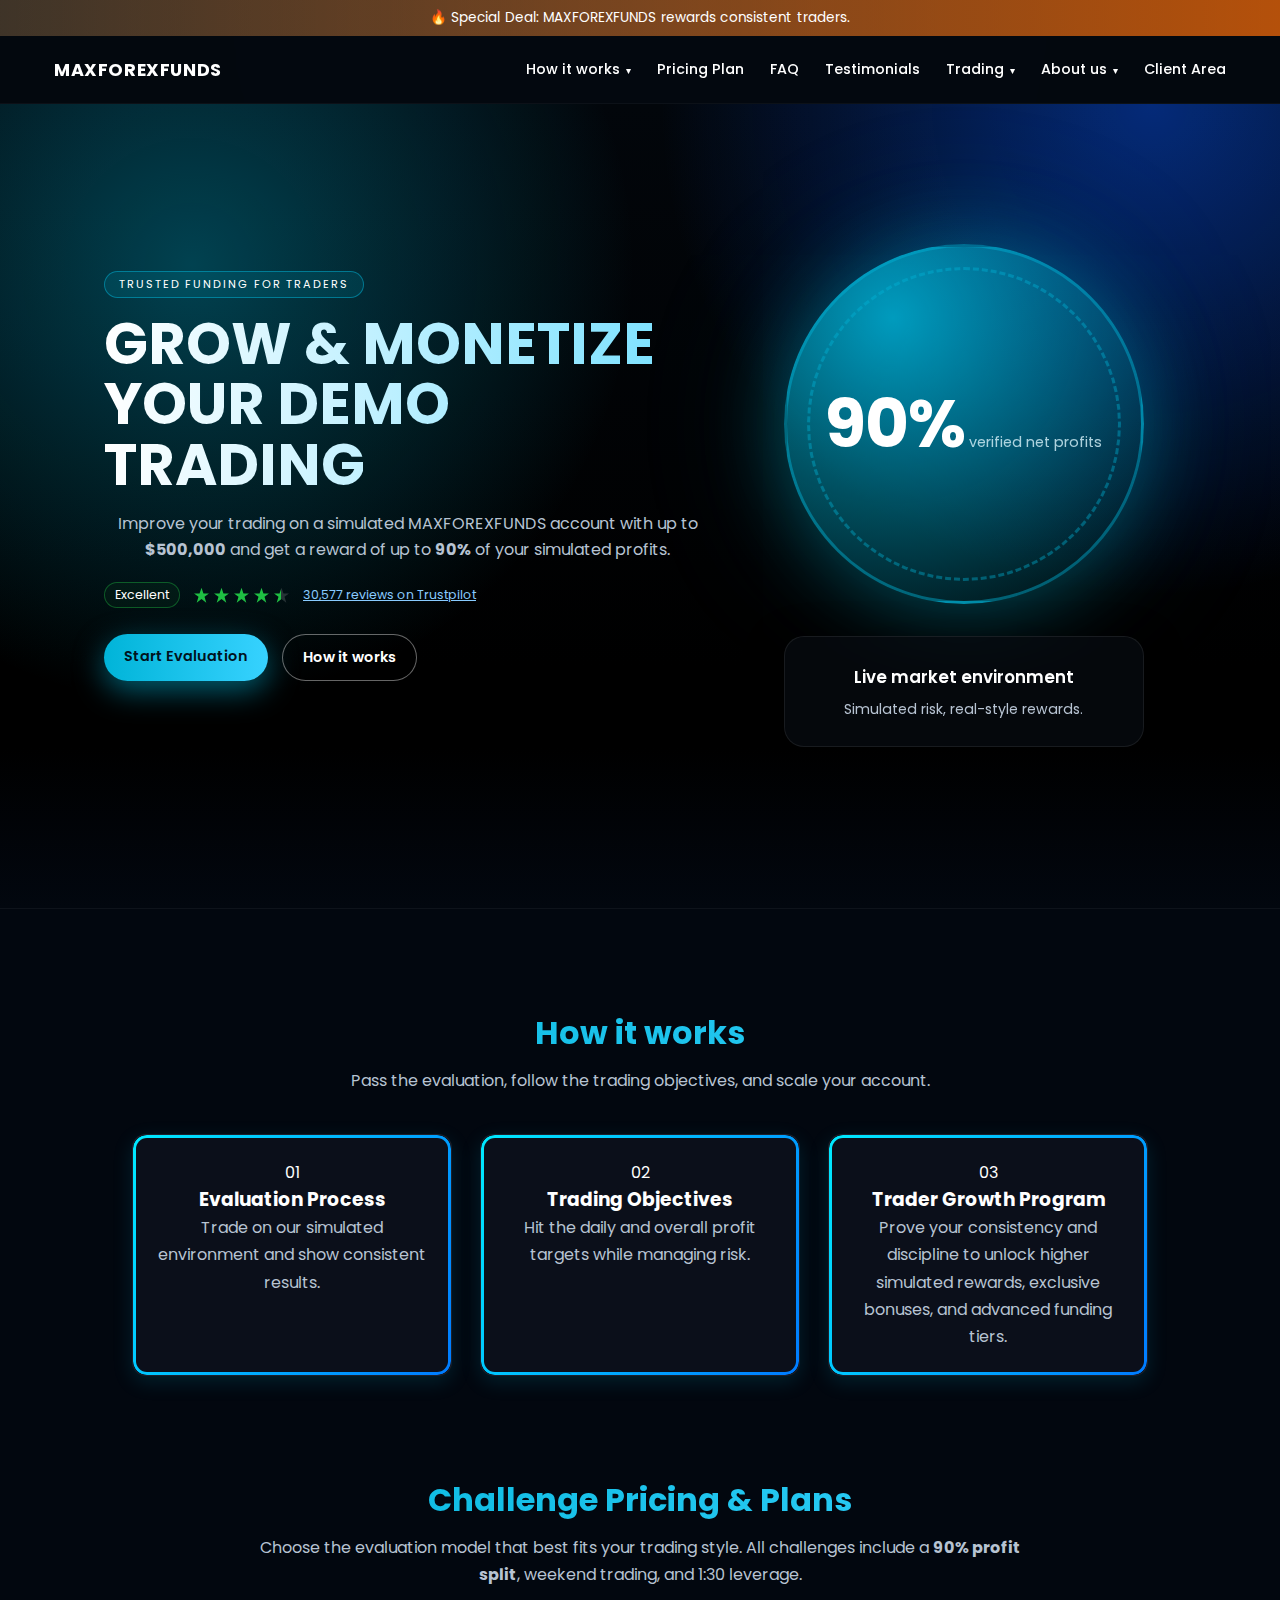
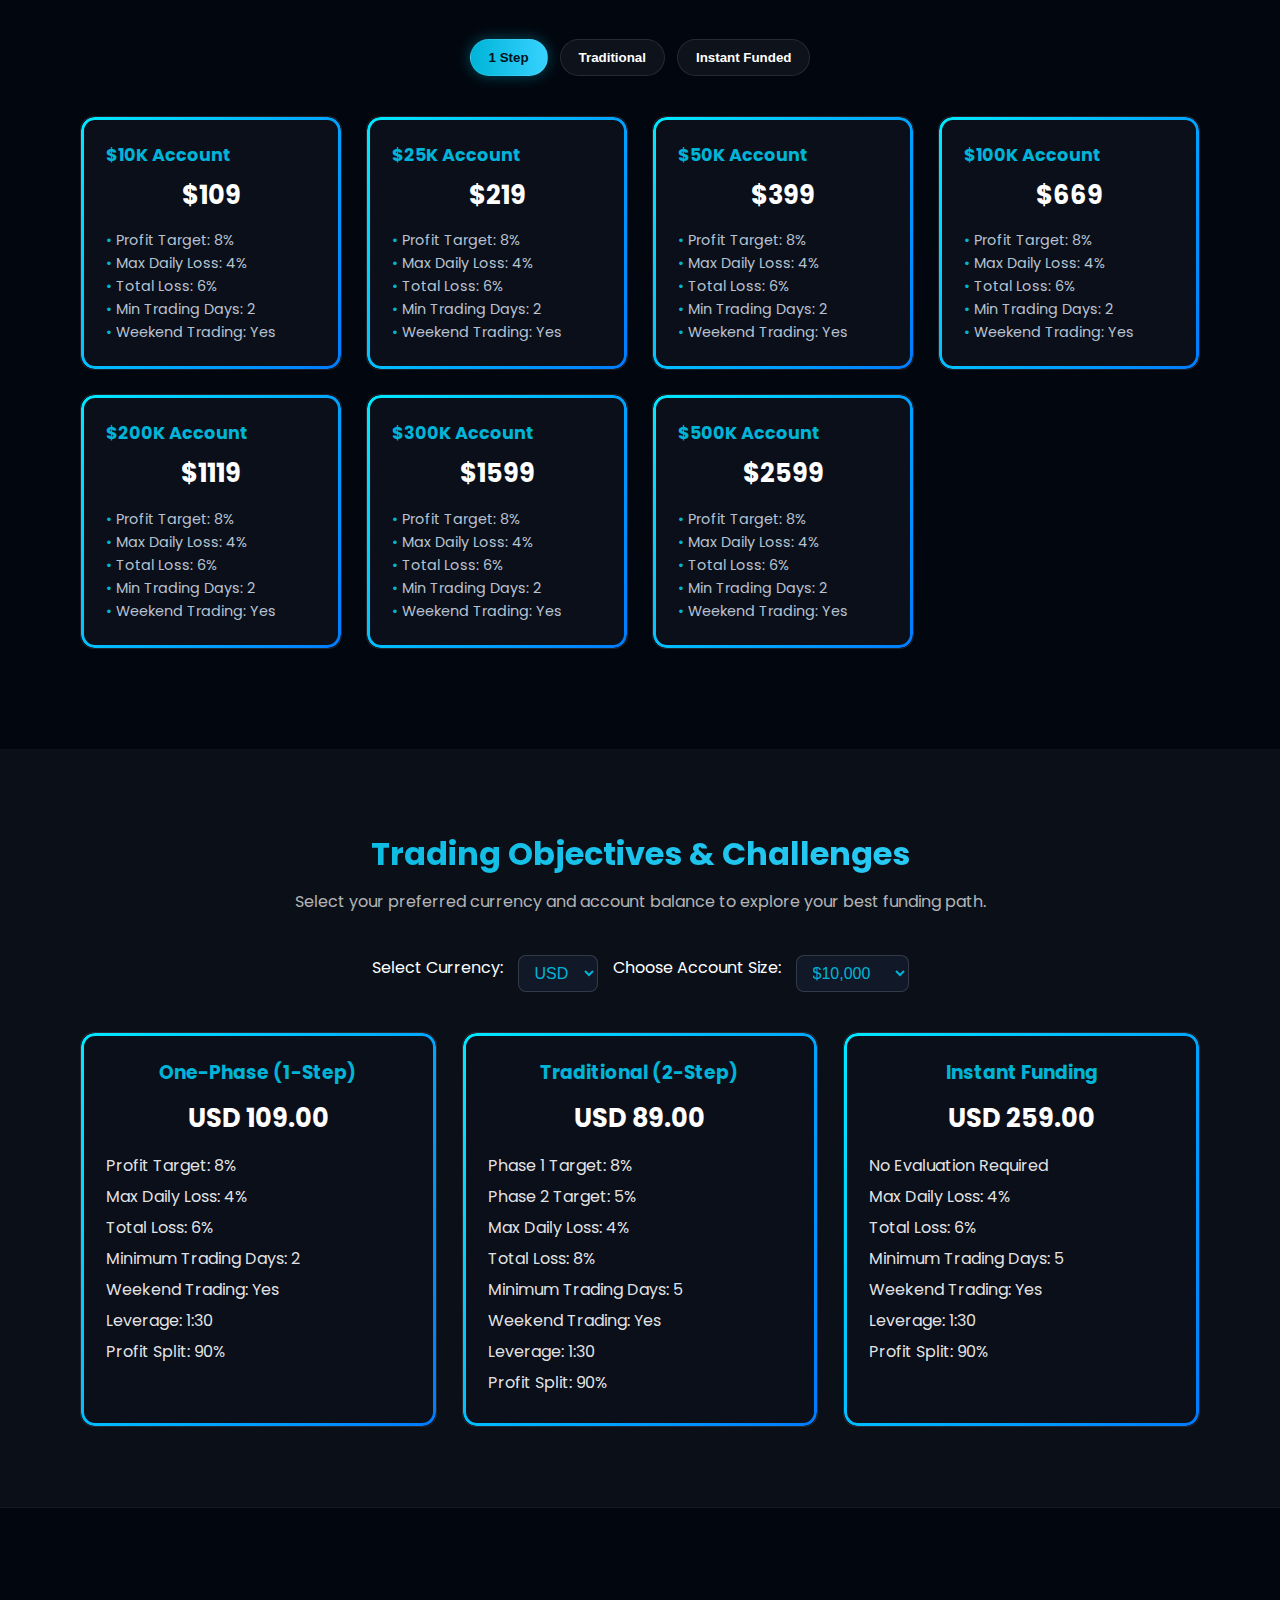
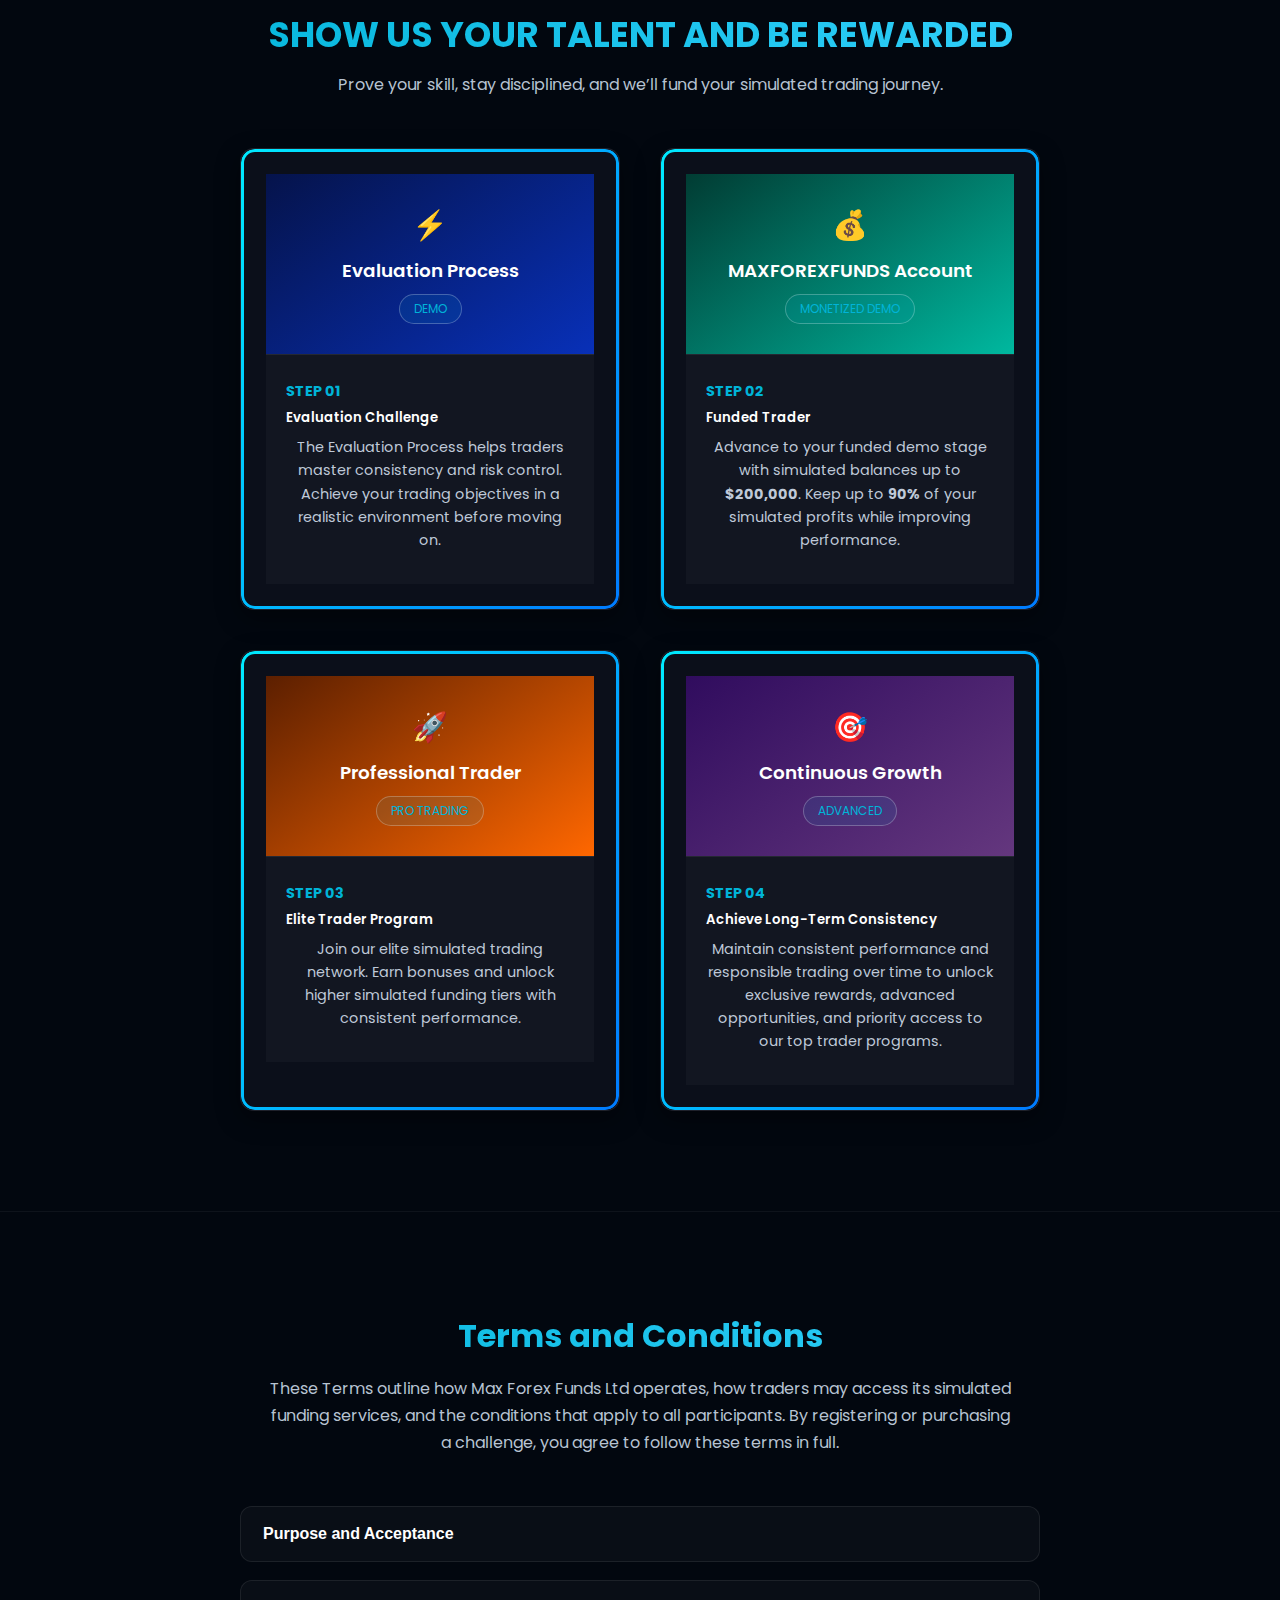
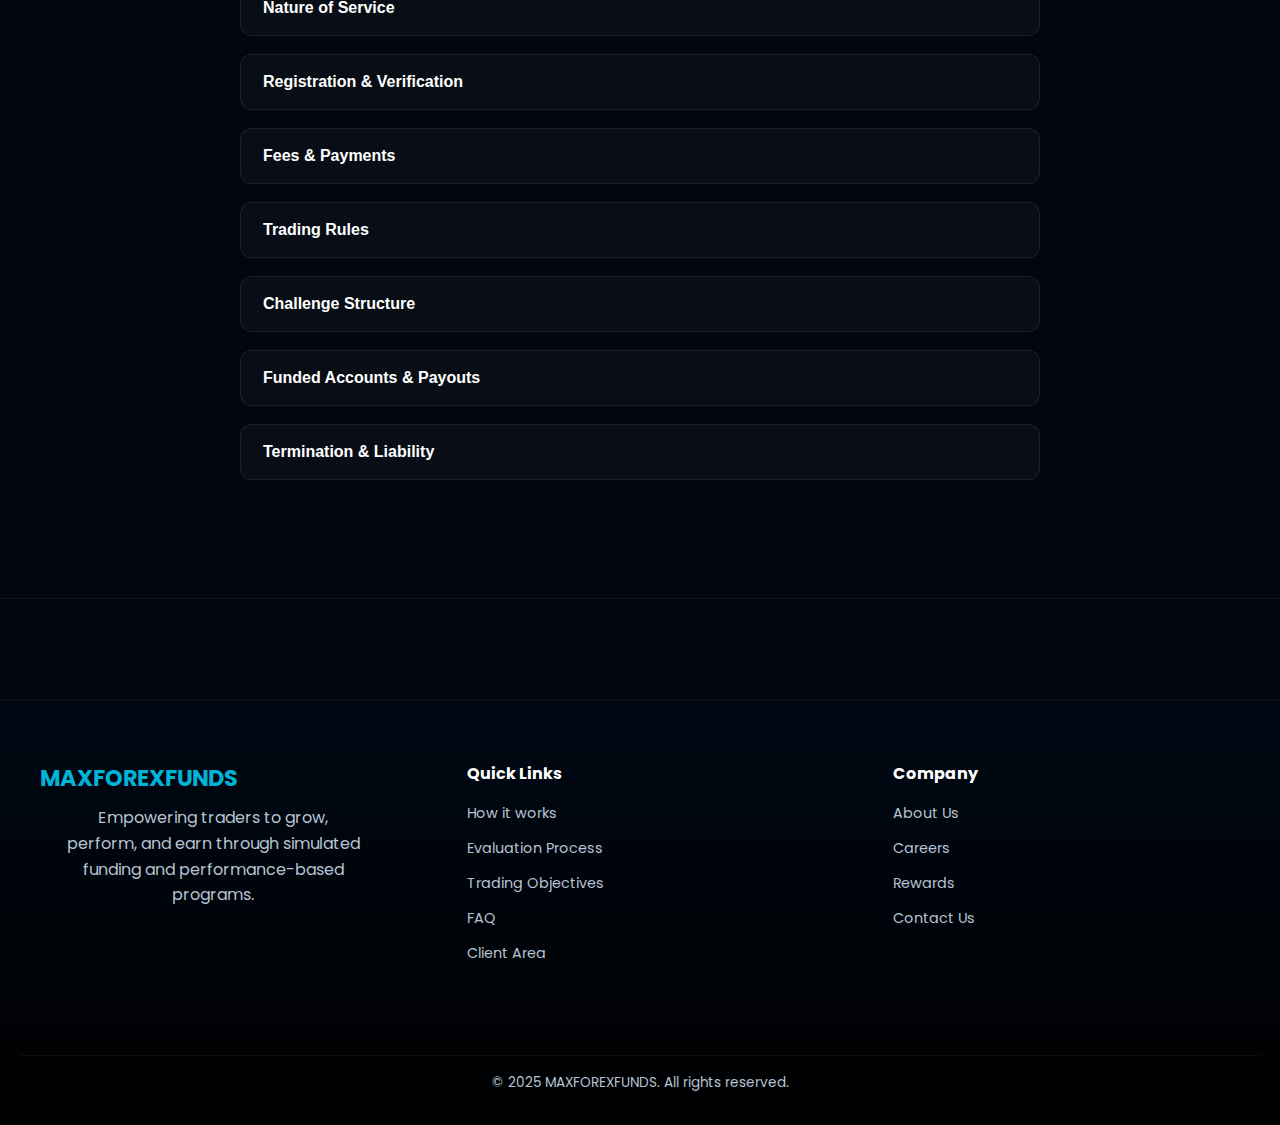
<file: index.html>
<!DOCTYPE html>
<html lang="en">
<head>
  <meta charset="UTF-8" />
  <meta name="viewport" content="width=device-width, initial-scale=1.0" />
  <title>MAXFOREXFUNDS | Funded Demo Trading</title>
  <link rel="stylesheet" href="styles.css" />
  <script defer src="function.js"></script>
</head>
<body>

 <!-- TOP BAR / ANNOUNCEMENT -->
  <div class="topbar">
    <span>🔥 Special Deal:</span> MAXFOREXFUNDS rewards consistent traders.
  </div>

<header class="navbar">

    <!-- LEFT SIDE (Logo + Toggle) -->
    <div class="nav-left">
        <a href="index.html" class="logo">MAXFOREXFUNDS</a>

        <button class="mobile-toggle" id="mobileToggle">☰</button>
    </div>

    <!-- RIGHT SIDE (Navigation Links) -->
    <nav class="nav-links" id="navLinks">
        <ul>

            <li class="has-dropdown">
                <a href="index.html#evaluation-process">How it works</a>
                <ul class="dropdown">
                    <li><a href="index.html#trading-objectives">Trading Objectives</a></li>
                    <li><a href="index.html#evaluation-process">Evaluation Process</a></li>
                    <li><a href="index.html#terms-and-conditions">Terms and Conditions</a></li>
                </ul>
            </li>

            <li><a href="index.html#pricing">Pricing Plan</a></li>
            <li><a href="FAQ.html">FAQ</a></li>
            <li><a href="testimonials.html">Testimonials</a></li>

            <li class="has-dropdown">
                <a href="trading.html">Trading</a>
                <ul class="dropdown">
                    <li><a href="trading.html#trading-update">Trading Update</a></li>
                    <li><a href="trading.html#economic-calendar">Economic Calendar</a></li>
                    <li><a href="trading.html#trading-platforms">Trading Platforms</a></li>
                </ul>
            </li>

            <li class="has-dropdown">
                <a href="about.html">About us</a>
                <ul class="dropdown">
                    <li><a href="about.html#about">About Us</a></li>
                    <li><a href="about.html#careers">Careers</a></li>
                    <li><a href="about.html#rewards">Rewards</a></li>
                    <li><a href="about.html#contact">Contact Us</a></li>
                </ul>
            </li>
            <li><a href="https://trade.maxforexfunds.com/?group=signup&user=&company=1752450204266x798585993672785900">Client Area</a></li>

        </ul>
    </nav>

</header>


  <!-- HERO -->
  <section class="hero">
    <div class="hero-inner">
      <div class="hero-content">
        <div class="hero-badge">Trusted funding for traders</div>
        <h1>GROW & MONETIZE<br />YOUR DEMO TRADING</h1>
        <p>
          Improve your trading on a simulated MAXFOREXFUNDS account with up to
          <strong>$500,000</strong> and get a reward of up to <strong>90%</strong> of your simulated profits.
        </p>

        <div class="hero-rating">
          <span class="rate-label">Excellent</span>
          <div class="rate-stars">
            <span class="star"></span>
            <span class="star"></span>
            <span class="star"></span>
            <span class="star"></span>
            <span class="star half"></span>
          </div>
          <a href="#" class="rate-link">30,577 reviews on Trustpilot</a>
        </div>

        <div class="hero-actions">
          <a href="https://trade.maxforexfunds.com/?group=signup&user=&company=1752450204266x798585993672785900" class="btn primary">Start Evaluation</a>
          <a href="#" class="btn ghost">How it works</a>
        </div>
      </div>

      <!-- RIGHT SIDE VISUAL -->
      <div class="hero-visual">
        <div class="hero-circle">
          <div class="circle-inner">
            <span class="perc">90%</span>
            <span class="small">verified net profits</span>
          </div>
        </div>
        <div class="hero-panel">
          <p class="panel-title">Live market environment</p>
          <p class="panel-text">Simulated risk, real-style rewards.</p>
        </div>
      </div>
    </div>
  </section>

  <!-- HOW IT WORKS STRIP -->
  <section class="steps">
    <h2>How it works</h2>
    <p class="steps-sub">
      Pass the evaluation, follow the trading objectives, and scale your account.
    </p>
    <div class="steps-grid">
      <div class="step-card">
        <span class="step-num">01</span>
        <h3>Evaluation Process</h3>
        <p>Trade on our simulated environment and show consistent results.</p>
      </div>
      <div class="step-card">
        <span class="step-num">02</span>
        <h3>Trading Objectives</h3>
        <p>Hit the daily and overall profit targets while managing risk.</p>
      </div>
      <div class="step-card">
        <span class="step-num">03</span>
        <h3>Trader Growth Program</h3>
        <p>Prove your consistency and discipline to unlock higher simulated rewards, exclusive bonuses, and advanced funding tiers.</p>
      </div>
    </div>

<!-- CHALLENGE PRICING & PLANS -->
<section id="pricing" class="pricing-section">
  <div class="container">
    <h2>Challenge Pricing & Plans</h2>
    <p>
      Choose the evaluation model that best fits your trading style.
      All challenges include a <strong>90% profit split</strong>, weekend trading, and 1:30 leverage.
    </p>

    <!-- Tabs -->
    <div class="pricing-tabs">
      <button class="tab active" data-target="onephase">1 Step</button>
      <button class="tab" data-target="traditional">Traditional</button>
      <button class="tab" data-target="instant">Instant Funded</button>
    </div>

    <!-- === 1-STEP CHALLENGE === -->
    <div class="pricing-grid active" id="onephase">
      <div class="pricing-card"><h3>$10K Account</h3><p class="price">$109</p><ul><li>Profit Target: 8%</li><li>Max Daily Loss: 4%</li><li>Total Loss: 6%</li><li>Min Trading Days: 2</li><li>Weekend Trading: Yes</li></ul></div>
      <div class="pricing-card"><h3>$25K Account</h3><p class="price">$219</p><ul><li>Profit Target: 8%</li><li>Max Daily Loss: 4%</li><li>Total Loss: 6%</li><li>Min Trading Days: 2</li><li>Weekend Trading: Yes</li></ul></div>
      <div class="pricing-card"><h3>$50K Account</h3><p class="price">$399</p><ul><li>Profit Target: 8%</li><li>Max Daily Loss: 4%</li><li>Total Loss: 6%</li><li>Min Trading Days: 2</li><li>Weekend Trading: Yes</li></ul></div>
      <div class="pricing-card"><h3>$100K Account</h3><p class="price">$669</p><ul><li>Profit Target: 8%</li><li>Max Daily Loss: 4%</li><li>Total Loss: 6%</li><li>Min Trading Days: 2</li><li>Weekend Trading: Yes</li></ul></div>
      <div class="pricing-card"><h3>$200K Account</h3><p class="price">$1119</p><ul><li>Profit Target: 8%</li><li>Max Daily Loss: 4%</li><li>Total Loss: 6%</li><li>Min Trading Days: 2</li><li>Weekend Trading: Yes</li></ul></div>
      <div class="pricing-card"><h3>$300K Account</h3><p class="price">$1599</p><ul><li>Profit Target: 8%</li><li>Max Daily Loss: 4%</li><li>Total Loss: 6%</li><li>Min Trading Days: 2</li><li>Weekend Trading: Yes</li></ul></div>
      <div class="pricing-card"><h3>$500K Account</h3><p class="price">$2599</p><ul><li>Profit Target: 8%</li><li>Max Daily Loss: 4%</li><li>Total Loss: 6%</li><li>Min Trading Days: 2</li><li>Weekend Trading: Yes</li></ul></div>
    </div>

    <!-- === TRADITIONAL CHALLENGE === -->
    <div class="pricing-grid" id="traditional">
      <div class="pricing-card"><h3>$10K Account</h3><p class="price">$89</p><ul><li>Phase 1: 8%</li><li>Phase 2: 5%</li><li>Daily Loss: 4%</li><li>Total Loss: 8%</li><li>Min Trading Days: 5</li></ul></div>
      <div class="pricing-card"><h3>$25K Account</h3><p class="price">$199</p><ul><li>Phase 1: 8%</li><li>Phase 2: 5%</li><li>Daily Loss: 4%</li><li>Total Loss: 8%</li><li>Min Trading Days: 5</li></ul></div>
      <div class="pricing-card"><h3>$50K Account</h3><p class="price">$299</p><ul><li>Phase 1: 8%</li><li>Phase 2: 5%</li><li>Daily Loss: 4%</li><li>Total Loss: 8%</li><li>Min Trading Days: 5</li></ul></div>
      <div class="pricing-card"><h3>$100K Account</h3><p class="price">$459</p><ul><li>Phase 1: 8%</li><li>Phase 2: 5%</li><li>Daily Loss: 4%</li><li>Total Loss: 8%</li><li>Min Trading Days: 5</li></ul></div>
      <div class="pricing-card"><h3>$200K Account</h3><p class="price">$899</p><ul><li>Phase 1: 8%</li><li>Phase 2: 5%</li><li>Daily Loss: 4%</li><li>Total Loss: 8%</li><li>Min Trading Days: 5</li></ul></div>
      <div class="pricing-card"><h3>$300K Account</h3><p class="price">$1299</p><ul><li>Phase 1: 8%</li><li>Phase 2: 5%</li><li>Daily Loss: 4%</li><li>Total Loss: 8%</li><li>Min Trading Days: 5</li></ul></div>
      <div class="pricing-card"><h3>$500K Account</h3><p class="price">$2199</p><ul><li>Phase 1: 8%</li><li>Phase 2: 5%</li><li>Daily Loss: 4%</li><li>Total Loss: 8%</li><li>Min Trading Days: 5</li></ul></div>
    </div>

    <!-- === INSTANT FUNDING === -->
    <div class="pricing-grid" id="instant">
      <div class="pricing-card"><h3>$10K Account</h3><p class="price">$259</p><ul><li>Max Daily Loss: 4%</li><li>Total Loss: 6%</li><li>Min Trading Days: 5</li></ul></div>
      <div class="pricing-card"><h3>$25K Account</h3><p class="price">$499</p><ul><li>Max Daily Loss: 4%</li><li>Total Loss: 6%</li><li>Min Trading Days: 5</li></ul></div>
      <div class="pricing-card"><h3>$50K Account</h3><p class="price">$799</p><ul><li>Max Daily Loss: 4%</li><li>Total Loss: 6%</li><li>Min Trading Days: 5</li></ul></div>
      <div class="pricing-card"><h3>$100K Account</h3><p class="price">$1299</p><ul><li>Max Daily Loss: 4%</li><li>Total Loss: 6%</li><li>Min Trading Days: 5</li></ul></div>
      <div class="pricing-card"><h3>$200K Account</h3><p class="price">$2222</p><ul><li>Max Daily Loss: 4%</li><li>Total Loss: 6%</li><li>Min Trading Days: 5</li></ul></div>
      <div class="pricing-card"><h3>$300K Account</h3><p class="price">$3899</p><ul><li>Max Daily Loss: 4%</li><li>Total Loss: 6%</li><li>Min Trading Days: 5</li></ul></div>
      <div class="pricing-card"><h3>$500K Account</h3><p class="price">$4849</p><ul><li>Max Daily Loss: 4%</li><li>Total Loss: 6%</li><li>Min Trading Days: 5</li></ul></div>
    </div>
  </div>
</section>

<!-- TRADING OBJECTIVES SECTION --> 
<section class="trading-objectives-section" id="trading-objectives">
  <div class="container">
    <h2>Trading Objectives & Challenges</h2>
    <p>Select your preferred currency and account balance to explore your best funding path.</p>

    <!-- Selectors -->
    <div class="selectors">
      <label>Select Currency:</label>
      <select id="currencySelect">
        <option value="USD">USD</option>
        <option value="EUR">EUR</option>
        <option value="YEN">YEN</option>
        <option value="CAD">CAD</option>
      </select>

      <label>Choose Account Size:</label>
      <select id="balanceSelect">
        <option value="10000">$10,000</option>
        <option value="25000">$25,000</option>
        <option value="50000">$50,000</option>
        <option value="100000">$100,000</option>
        <option value="200000">$200,000</option>
        <option value="300000">$300,000</option>
        <option value="500000">$500,000</option>
      </select>
    </div>

    <!-- Challenge Comparison -->
    <div class="challenge-comparison">

      <!-- One-Phase -->
      <div class="challenge-card" id="firststep">
        <h3>One-Phase (1-Step)</h3>
        <div class="price">--</div>
        <ul>
          <li>Profit Target: 8%</li>
          <li>Max Daily Loss: 4%</li>
          <li>Total Loss: 6%</li>
          <li>Minimum Trading Days: 2</li>
          <li>Weekend Trading: Yes</li>
          <li>Leverage: 1:30</li>
          <li>Profit Split: 90%</li>
        </ul>
      </div>

      <!-- Traditional -->
      <div class="challenge-card" id="traditionalObj">
        <h3>Traditional (2-Step)</h3>
        <div class="price">--</div>
        <ul>
          <li>Phase 1 Target: 8%</li>
          <li>Phase 2 Target: 5%</li>
          <li>Max Daily Loss: 4%</li>
          <li>Total Loss: 8%</li>
          <li>Minimum Trading Days: 5</li>
          <li>Weekend Trading: Yes</li>
          <li>Leverage: 1:30</li>
          <li>Profit Split: 90%</li>
        </ul>
      </div>

      <!-- Instant Funding -->
      <div class="challenge-card" id="instantfunded">
        <h3>Instant Funding</h3>
        <div class="price">--</div>
        <ul>
          <li>No Evaluation Required</li>
          <li>Max Daily Loss: 4%</li>
          <li>Total Loss: 6%</li>
          <li>Minimum Trading Days: 5</li>
          <li>Weekend Trading: Yes</li>
          <li>Leverage: 1:30</li>
          <li>Profit Split: 90%</li>
        </ul>
      </div>

    </div>
  </div>
</section>


 <!-- EVALUATION PROCESS SECTION -->
<section id="evaluation-process" class="evaluation">
  <div class="container">
    <h2 class="section-title">SHOW US YOUR TALENT AND BE REWARDED</h2>
    <p class="section-sub">Prove your skill, stay disciplined, and we’ll fund your simulated trading journey.</p>

    <div class="eval-grid">
      <div class="eval-card blue">
        <div class="eval-top">
          <div class="eval-icon">⚡</div>
          <h3>Evaluation Process</h3>
          <span class="eval-badge">DEMO</span>
        </div>
        <div class="eval-content">
          <h4>STEP 01</h4>
          <h5>Evaluation Challenge</h5>
          <p>
            The Evaluation Process helps traders master consistency and risk control.
            Achieve your trading objectives in a realistic environment before moving on.
          </p>
        </div>
      </div>

      <div class="eval-card green">
        <div class="eval-top">
          <div class="eval-icon">💰</div>
          <h3>MAXFOREXFUNDS Account</h3>
          <span class="eval-badge">MONETIZED DEMO</span>
        </div>
        <div class="eval-content">
          <h4>STEP 02</h4>
          <h5>Funded Trader</h5>
          <p>
            Advance to your funded demo stage with simulated balances up to <strong>$200,000</strong>.
            Keep up to <strong>90%</strong> of your simulated profits while improving performance.
          </p>
        </div>
      </div>

      <div class="eval-card orange">
        <div class="eval-top">
          <div class="eval-icon">🚀</div>
          <h3>Professional Trader</h3>
          <span class="eval-badge">PRO TRADING</span>
        </div>
        <div class="eval-content">
          <h4>STEP 03</h4>
          <h5>Elite Trader Program</h5>
          <p>
            Join our elite simulated trading network. Earn bonuses and unlock
            higher simulated funding tiers with consistent performance.
          </p>
        </div>
      </div>

      <div class="eval-card purple">
        <div class="eval-top">
          <div class="eval-icon">🎯</div>
          <h3>Continuous Growth</h3>
          <span class="eval-badge">ADVANCED</span>
        </div>
          <div class="eval-content">
            <h4>STEP 04</h4>
            <h5>Achieve Long-Term Consistency</h5>
            <p>
             Maintain consistent performance and responsible trading over time to 
              unlock exclusive rewards, advanced opportunities, and priority access to our top trader programs.
            </p>
          </div>
        </div>
    </div>
  </div>
</section>

<!-- TERMS AND CONDITIONS - ACCORDION STYLE -->
<section id="terms-and-conditions" class="trading-section terms">
  <div class="container">
    <h2>Terms and Conditions</h2>
    <p>
      These Terms outline how Max Forex Funds Ltd operates, how traders may access its simulated funding services, and the conditions that apply to all participants. By registering or purchasing a challenge, you agree to follow these terms in full.
    </p>

    <div class="faq-container">
      <div class="faq-item">
        <button class="faq-question"> Purpose and Acceptance</button>
        <div class="faq-answer">
          <p>Traders must be 18+ and agree to all terms before using Max Forex Funds services.</p>
        </div>
      </div>

      <div class="faq-item">
        <button class="faq-question"> Nature of Service</button>
        <div class="faq-answer">
          <p>All accounts are simulated and used solely for evaluating trading performance under realistic market conditions.</p>
        </div>
      </div>

      <div class="faq-item">
        <button class="faq-question"> Registration & Verification</button>
        <div class="faq-answer">
          <p>KYC documentation and accurate personal details are mandatory for account access and payouts.</p>
        </div>
      </div>

      <div class="faq-item">
        <button class="faq-question"> Fees & Payments</button>
        <div class="faq-answer">
          <p>Challenge fees are non-refundable once issued. Refunds apply only after passing and receiving a first payout.</p>
        </div>
      </div>

      <div class="faq-item">
        <button class="faq-question"> Trading Rules</button>
        <div class="faq-answer">
          <p>Prohibited activities include latency abuse, grid/martingale systems, hedging, or arbitrage between accounts.</p>
        </div>
      </div>

      <div class="faq-item">
        <button class="faq-question"> Challenge Structure</button>
        <div class="faq-answer">
          <p>Includes Traditional (2-step), One-Step, Accelerated, and Instant Funded accounts — each with unique profit targets and drawdown limits.</p>
        </div>
      </div>

      <div class="faq-item">
        <button class="faq-question"> Funded Accounts & Payouts</button>
        <div class="faq-answer">
          <p>Payouts are 90% of net profits, bi-weekly, after KYC verification. Misconduct voids eligibility.</p>
        </div>
      </div>

      <div class="faq-item">
        <button class="faq-question"> Termination & Liability</button>
        <div class="faq-answer">
          <p>Breach of rules, fraud, or identity misuse may result in permanent account suspension without refund. The Company is not liable for losses resulting from misuse or third-party outages.</p>
        </div>
      </div>
    </div>
  </div>
</section>

  </section>
  <!-- FOOTER -->
<footer class="site-footer">
  <div class="footer-container">
    <div class="footer-left">
      <h3>MAXFOREXFUNDS</h3>
      <p>Empowering traders to grow, perform, and earn through simulated funding and performance-based programs.</p>
      <div class="footer-socials">
        <a href="#"><i class="fa-brands fa-facebook-f"></i></a>
        <a href="#"><i class="fa-brands fa-x-twitter"></i></a>
        <a href="#"><i class="fa-brands fa-linkedin-in"></i></a>
        <a href="#"><i class="fa-brands fa-instagram"></i></a>
      </div>
    </div>

    <div class="footer-links">
      <h4>Quick Links</h4>
      <ul>
        <li><a href="index.html">How it works</a></li>
        <li><a href="index.html#evaluation-process">Evaluation Process</a></li>
        <li><a href="index.html#trading-objectives">Trading Objectives</a></li>
        <li><a href="FAQ.html">FAQ</a></li>
        <li><a href="client-area.html">Client Area</a></li>
      </ul>
    </div>

    <div class="footer-links">
      <h4>Company</h4>
      <ul>
        <li><a href="about.html">About Us</a></li>
        <li><a href="about.html#careers">Careers</a></li>
        <li><a href="about.html#rewards">Rewards</a></li>
        <li><a href="about.html#contact">Contact Us</a></li>
      </ul>
    </div>

    <div class="footer-right">
    </div>
  </div>

  <div class="footer-bottom">
    <p>© 2025 MAXFOREXFUNDS. All rights reserved.</p>
  </div>
</footer>
<script>
  // PRICING TABS SWITCHER
document.querySelectorAll(".pricing-tabs .tab").forEach(tab => {
    tab.addEventListener("click", function () {

        // Remove active class from all tabs
        document.querySelectorAll(".pricing-tabs .tab")
            .forEach(t => t.classList.remove("active"));

        // Add active to clicked tab
        this.classList.add("active");

        const target = this.getAttribute("data-target");

        // Hide all pricing grids
        document.querySelectorAll(".pricing-grid")
            .forEach(grid => grid.classList.remove("active"));

        // Show selected pricing grid
        document.getElementById(target).classList.add("active");

        // Scroll into view smoothly (optional)
        
        });
    });

  // --- Fade-in animation ---
  document.addEventListener("DOMContentLoaded", () => {
    document.body.classList.add("fade-in");
  });

  // --- Smooth fade-out navigation ---
  document.querySelectorAll("a[href]").forEach(link => {
    const href = link.getAttribute("href");
    if (
      href &&
      !href.startsWith("#") &&
      !href.startsWith("javascript:") &&
      !href.includes("#")
    ) {
      link.addEventListener("click", e => {
        e.preventDefault();
        document.body.classList.remove("fade-in");
        document.body.classList.add("fade-out");
        setTimeout(() => (window.location.href = href), 400);
      });
    }
  });

    // --- FAQ Toggle ---
  document.querySelectorAll(".faq-question").forEach(button => {
    button.addEventListener("click", () => {
      const faqItem = button.parentElement;
      const answer = faqItem.querySelector(".faq-answer");

      // Toggle active class
      faqItem.classList.toggle("active");

      // Smooth open/close animation
      if (faqItem.classList.contains("active")) {
        answer.style.maxHeight = answer.scrollHeight + "px";
      } else {
        answer.style.maxHeight = null;
      }
    });
  });

</script>
<!-- === SCRIPT === -->
<script>
document.addEventListener("DOMContentLoaded", () => {

  const pricingData = {
    "1st Step": {
      10000:109, 25000:219, 50000:399, 100000:669, 200000:1119, 300000:1599, 500000:2599
    },
    "Traditional": {
      10000:89, 25000:199, 50000:299, 100000:459, 200000:899, 300000:1299, 500000:2199
    },
    "Instant Funded": {
      10000:259, 25000:499, 50000:799, 100000:1299, 200000:2222, 300000:3899, 500000:4849
    }
  };

  const idMap = {
    "1st Step": "firststep",
    "Traditional": "traditionalObj",
    "Instant Funded": "instantfunded"
  };

  const rates = { USD: 1, EUR: 0.92, YEN: 152.4, CAD: 1.36 };

  function updatePrices() {
    const currency = document.getElementById("currencySelect").value;
    const balance = parseInt(document.getElementById("balanceSelect").value);
    const rate = rates[currency];

    for (const type in pricingData) {
      const amount = pricingData[type][balance];
      const converted = amount ? (amount * rate).toFixed(2) : "-";
      const card = document.getElementById(idMap[type]);
      if (card) {
        const priceEl = card.querySelector(".price");
        priceEl.style.opacity = "0";
        setTimeout(() => {
          priceEl.textContent = amount ? `${currency} ${converted}` : "N/A";
          priceEl.style.opacity = "1";
        }, 150);
      }
    }
  }

  document.getElementById("currencySelect").addEventListener("change", updatePrices);
  document.getElementById("balanceSelect").addEventListener("change", updatePrices);

  updatePrices();
});
</script>
<script>
document.addEventListener("DOMContentLoaded", () => {

  /* NEW PRICING DATA (Based on your Sheet) */
  const pricingData = {
    "1st Step": {
      10000:109, 25000:219, 50000:399, 100000:669, 200000:1119, 300000:1599, 500000:2599
    },
    "Traditional": {
      10000:89, 25000:199, 50000:299, 100000:459, 200000:899, 300000:1299, 500000:2199
    },
    "Instant Funded": {
      10000:259, 25000:499, 50000:799, 100000:1299, 200000:2222, 300000:3899, 500000:4849
    }
  };

  /* Updated ID map (Accelerated removed) */
  const idMap = {
    "1st Step": "firststep",
    "Traditional": "traditionalObj",
    "Instant Funded": "instantfunded"
  };

  /* Currency conversion rates */
  const rates = {
    USD: 1,
    EUR: 0.92,
    YEN: 152.4,
    CAD: 1.36
  };

  function updatePrices() {
    const currency = document.getElementById("currencySelect").value;
    const balance = parseInt(document.getElementById("balanceSelect").value);
    const rate = rates[currency];

    for (const type in pricingData) {
      const amount = pricingData[type][balance];
      const converted = amount ? (amount * rate).toFixed(2) : "-";

      const card = document.getElementById(idMap[type]);
      if (card) {
        const priceEl = card.querySelector(".price");

        // Fade-out → Update → Fade-in
        priceEl.style.opacity = "0";

        setTimeout(() => {
          priceEl.textContent = amount ? `${currency} ${converted}` : "N/A";
          priceEl.style.opacity = "1";
        }, 150);
      }
    }
  }

  // Trigger updates when selectors change
  document.getElementById("currencySelect").addEventListener("change", updatePrices);
  document.getElementById("balanceSelect").addEventListener("change", updatePrices);

  // Initial load
  updatePrices();
});
</script>
</body>
</html>
</file>
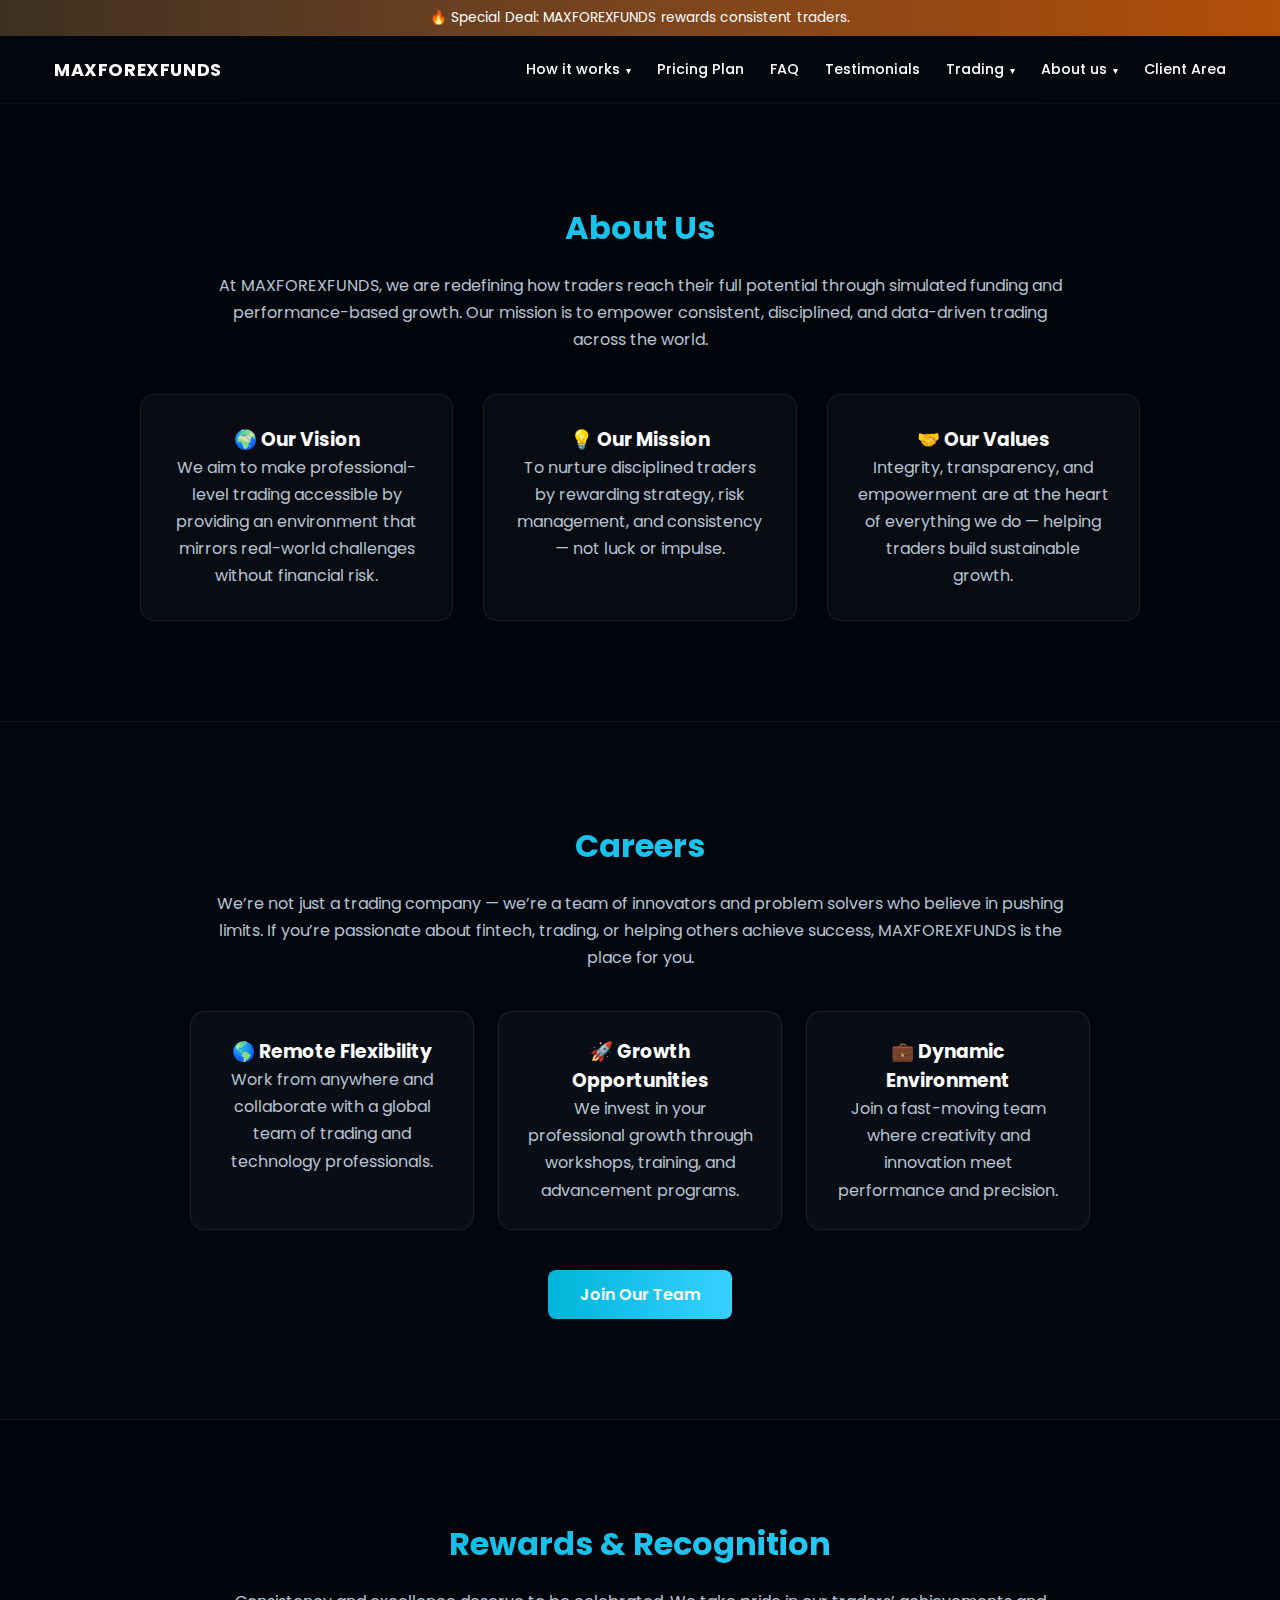
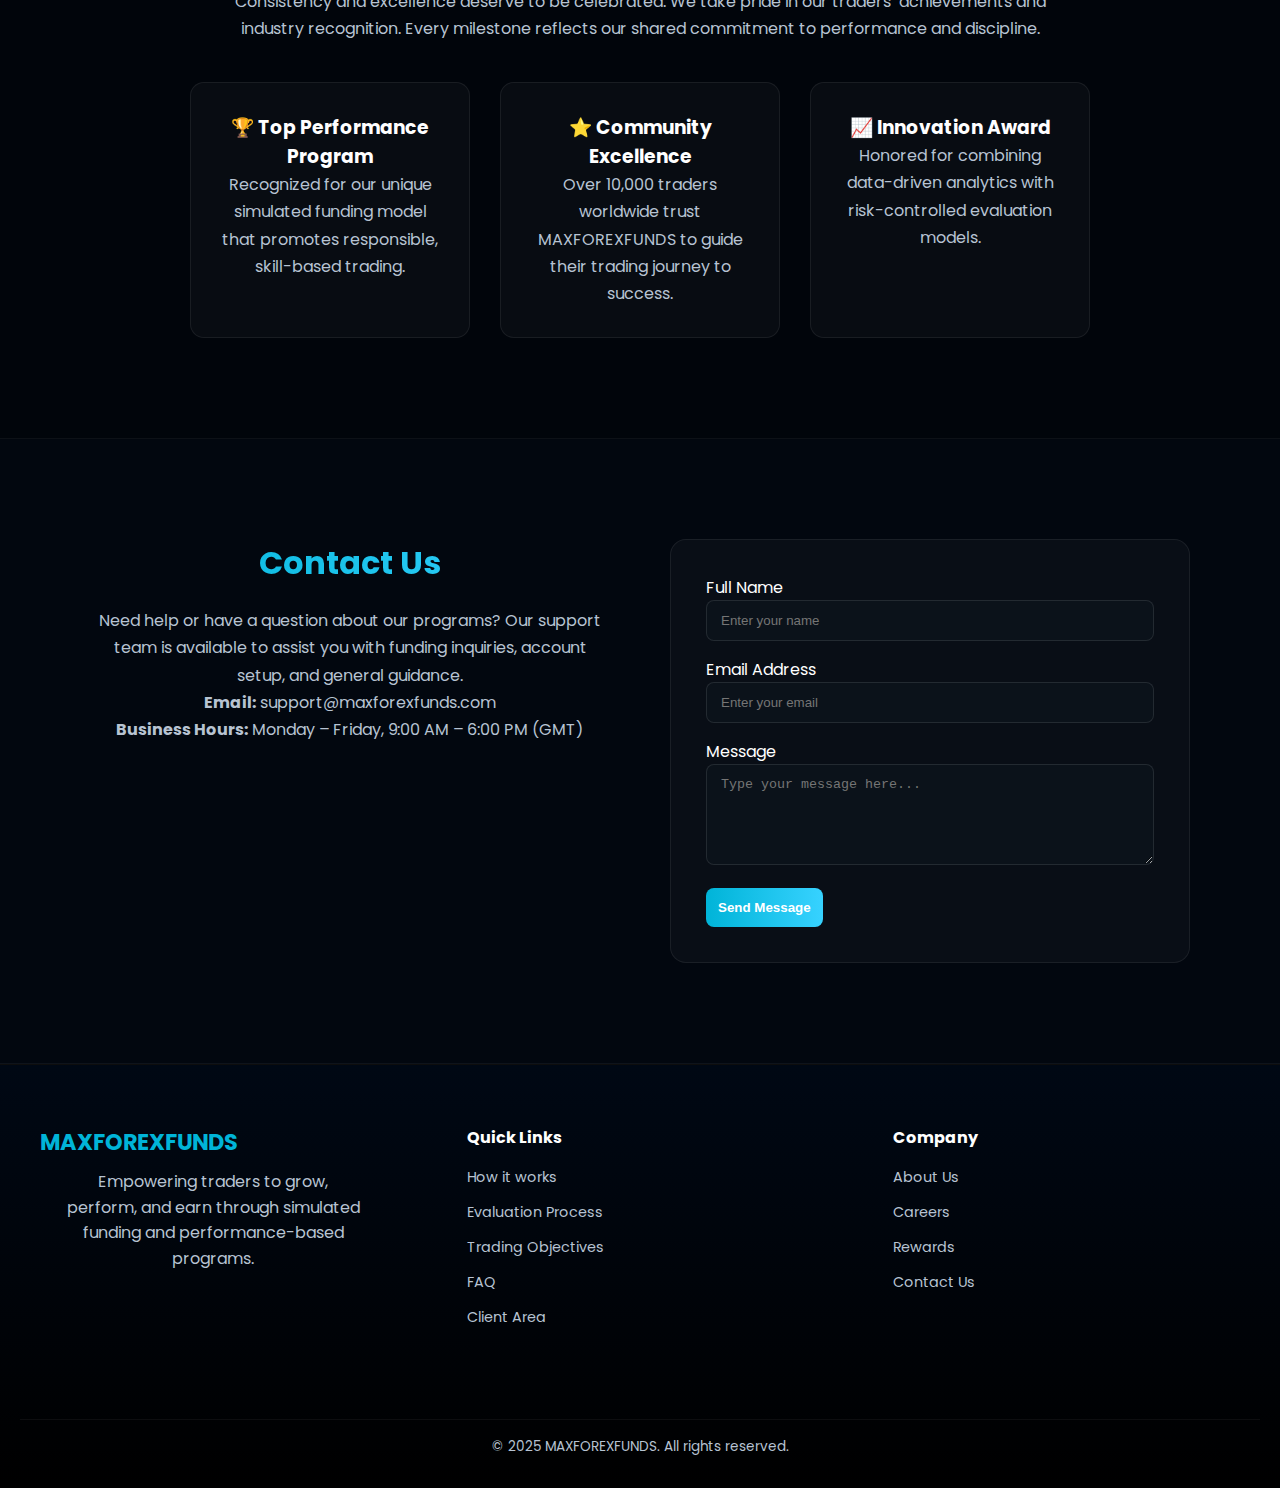
<file: about.html>
<!DOCTYPE html>
<html lang="en">
<head>
  <meta charset="UTF-8">
  <meta name="viewport" content="width=device-width, initial-scale=1.0">
  <title>About - MAXFOREXFUNDS</title>
  <link rel="stylesheet" href="styles.css">
  <script defer src="function.js"></script>
</head>
<body>

 <!-- TOP BAR / ANNOUNCEMENT -->
  <div class="topbar">
    <span>🔥 Special Deal:</span> MAXFOREXFUNDS rewards consistent traders.
  </div>

<header class="navbar">

    <!-- LEFT SIDE (Logo + Toggle) -->
    <div class="nav-left">
        <a href="index.html" class="logo">MAXFOREXFUNDS</a>

        <button class="mobile-toggle" id="mobileToggle">☰</button>
    </div>

    <!-- RIGHT SIDE (Navigation Links) -->
    <nav class="nav-links" id="navLinks">
        <ul>

            <li class="has-dropdown">
                <a href="index.html#evaluation-process">How it works</a>
                <ul class="dropdown">
                    <li><a href="index.html#trading-objectives">Trading Objectives</a></li>
                    <li><a href="index.html#evaluation-process">Evaluation Process</a></li>
                    <li><a href="index.html#terms-and-conditions">Terms and Conditions</a></li>
                </ul>
            </li>

            <li><a href="index.html#pricing">Pricing Plan</a></li>
            <li><a href="FAQ.html">FAQ</a></li>
            <li><a href="testimonials.html">Testimonials</a></li>

            <li class="has-dropdown">
                <a href="trading.html">Trading</a>
                <ul class="dropdown">
                    <li><a href="trading.html#trading-update">Trading Update</a></li>
                    <li><a href="trading.html#economic-calendar">Economic Calendar</a></li>
                    <li><a href="trading.html#trading-platforms">Trading Platforms</a></li>
                </ul>
            </li>

            <li class="has-dropdown">
                <a href="about.html">About us</a>
                <ul class="dropdown">
                    <li><a href="about.html#about">About Us</a></li>
                    <li><a href="about.html#careers">Careers</a></li>
                    <li><a href="about.html#rewards">Rewards</a></li>
                    <li><a href="about.html#contact">Contact Us</a></li>
                </ul>
            </li>
            <li><a href="https://trade.maxforexfunds.com/?group=signup&user=&company=1752450204266x798585993672785900">Client Area</a></li>

        </ul>
    </nav>

</header>

  <!-- ABOUT US -->
  <section id="about">
    <h2>About Us</h2>
    <p>At MAXFOREXFUNDS, we are redefining how traders reach their full potential through simulated funding and performance-based growth. Our mission is to empower consistent, disciplined, and data-driven trading across the world.</p>

    <div class="about-grid">
      <div class="about-card">
        <h3>🌍 Our Vision</h3>
        <p>We aim to make professional-level trading accessible by providing an environment that mirrors real-world challenges without financial risk.</p>
      </div>
      <div class="about-card">
        <h3>💡 Our Mission</h3>
        <p>To nurture disciplined traders by rewarding strategy, risk management, and consistency — not luck or impulse.</p>
      </div>
      <div class="about-card">
        <h3>🤝 Our Values</h3>
        <p>Integrity, transparency, and empowerment are at the heart of everything we do — helping traders build sustainable growth.</p>
      </div>
    </div>
  </section>

  <!-- CAREERS -->
  <section id="careers" class="careers-section">
    <h2>Careers</h2>
    <p>We’re not just a trading company — we’re a team of innovators and problem solvers who believe in pushing limits. If you’re passionate about fintech, trading, or helping others achieve success, MAXFOREXFUNDS is the place for you.</p>

    <div class="benefits-grid">
      <div class="benefit-card">
        <h3>🌎 Remote Flexibility</h3>
        <p>Work from anywhere and collaborate with a global team of trading and technology professionals.</p>
      </div>
      <div class="benefit-card">
        <h3>🚀 Growth Opportunities</h3>
        <p>We invest in your professional growth through workshops, training, and advancement programs.</p>
      </div>
      <div class="benefit-card">
        <h3>💼 Dynamic Environment</h3>
        <p>Join a fast-moving team where creativity and innovation meet performance and precision.</p>
      </div>
    </div>

    <a href="https://trade.maxforexfunds.com/?group=signup&user=&company=1752450204266x798585993672785900" class="join-btn">Join Our Team</a>
  </section>

  <!-- REWARDS -->
  <section id="rewards">
    <h2>Rewards & Recognition</h2>
    <p>Consistency and excellence deserve to be celebrated. We take pride in our traders’ achievements and industry recognition. Every milestone reflects our shared commitment to performance and discipline.</p>

    <div class="awards-grid">
      <div class="award-card">
        <h3>🏆 Top Performance Program</h3>
        <p>Recognized for our unique simulated funding model that promotes responsible, skill-based trading.</p>
      </div>
      <div class="award-card">
        <h3>⭐ Community Excellence</h3>
        <p>Over 10,000 traders worldwide trust MAXFOREXFUNDS to guide their trading journey to success.</p>
      </div>
      <div class="award-card">
        <h3>📈 Innovation Award</h3>
        <p>Honored for combining data-driven analytics with risk-controlled evaluation models.</p>
      </div>
    </div>
  </section>

  <!-- CONTACT US -->
  <section id="contact" class="contact-section">
    <div class="contact-container">
      <div class="contact-left">
        <h2>Contact Us</h2>
        <p>Need help or have a question about our programs?  
        Our support team is available to assist you with funding inquiries, account setup, and general guidance.</p>

        <div class="contact-info">
          <p><strong>Email:</strong> support@maxforexfunds.com</p>
          <p><strong>Business Hours:</strong> Monday – Friday, 9:00 AM – 6:00 PM (GMT)</p>
        </div>
      </div>

      <div class="contact-right">
        <form class="contact-form" onsubmit="event.preventDefault(); alert('Message sent successfully!');">
          <label for="name">Full Name</label>
          <input type="text" id="name" name="name" placeholder="Enter your name" required>

          <label for="email">Email Address</label>
          <input type="email" id="email" name="email" placeholder="Enter your email" required>

          <label for="message">Message</label>
          <textarea id="message" name="message" rows="5" placeholder="Type your message here..." required></textarea>

          <button type="submit">Send Message</button>
        </form>
      </div>
    </div>
  </section>

 <!-- FOOTER -->
<footer class="site-footer">
  <div class="footer-container">
    <div class="footer-left">
      <h3>MAXFOREXFUNDS</h3>
      <p>Empowering traders to grow, perform, and earn through simulated funding and performance-based programs.</p>
      <div class="footer-socials">
        <a href="#"><i class="fa-brands fa-facebook-f"></i></a>
        <a href="#"><i class="fa-brands fa-x-twitter"></i></a>
        <a href="#"><i class="fa-brands fa-linkedin-in"></i></a>
        <a href="#"><i class="fa-brands fa-instagram"></i></a>
      </div>
    </div>

    <div class="footer-links">
      <h4>Quick Links</h4>
      <ul>
        <li><a href="index.html">How it works</a></li>
        <li><a href="index.html#evaluation-process">Evaluation Process</a></li>
        <li><a href="index.html#trading-objectives">Trading Objectives</a></li>
        <li><a href="FAQ.html">FAQ</a></li>
        <li><a href="client-area.html">Client Area</a></li>
      </ul>
    </div>

    <div class="footer-links">
      <h4>Company</h4>
      <ul>
        <li><a href="about.html#about">About Us</a></li>
        <li><a href="about.html#careers">Careers</a></li>
        <li><a href="about.html#rewards">Rewards</a></li>
        <li><a href="about.html#contact">Contact Us</a></li>
      </ul>
    </div>

    <div class="footer-right">
    </div>
  </div>

  <div class="footer-bottom">
    <p>© 2025 MAXFOREXFUNDS. All rights reserved.</p>
  </div>
</footer>
  <script>
  // --- Fade-in animation ---
  document.addEventListener("DOMContentLoaded", () => {
    document.body.classList.add("fade-in");
  });

  // --- Smooth fade-out navigation ---
  document.querySelectorAll("a[href]").forEach(link => {
    const href = link.getAttribute("href");
    if (
      href &&
      !href.startsWith("#") &&
      !href.startsWith("javascript:") &&
      !href.includes("#")
    ) {
      link.addEventListener("click", e => {
        e.preventDefault();
        document.body.classList.remove("fade-in");
        document.body.classList.add("fade-out");
        setTimeout(() => (window.location.href = href), 400);
      });
    }
  });

</script>

</body>
</html>
</file>
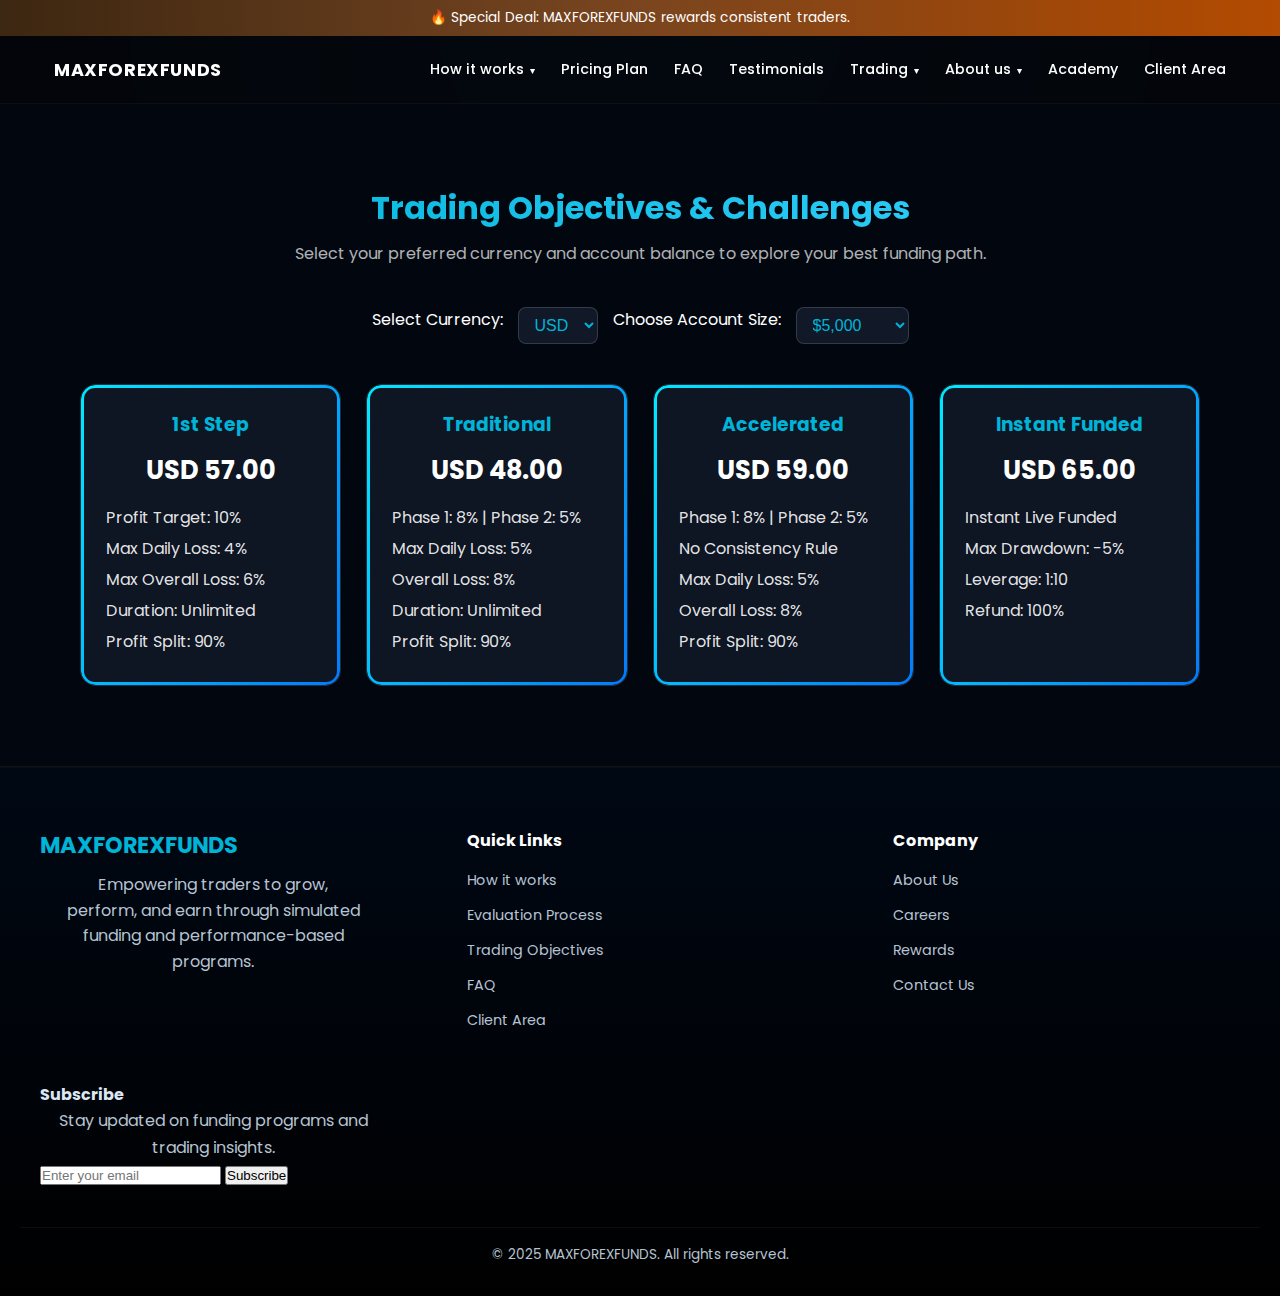
<file: pricing-obj.html>
<!DOCTYPE html>
<html lang="en">
<head>
  <meta charset="UTF-8" />
  <meta name="viewport" content="width=device-width, initial-scale=1.0" />
  <title>MAXFOREXFUNDS | Funded Demo Trading</title>
  <link rel="stylesheet" href="styles.css" />
  <script defer src="function.js"></script>
</head>
<body>
<style>
.trading-objectives-section {
  background: #0a0f18;
  color: #fff;
  padding: 80px 20px;
  text-align: center;
}

.trading-objectives-section h2 {
  color: #00b4d8;
  margin-bottom: 8px;
  font-size: 2rem;
}

.trading-objectives-section p {
  color: rgba(255,255,255,0.7);
  margin-bottom: 40px;
}

.selectors {
  display: flex;
  flex-wrap: wrap;
  justify-content: center;
  gap: 15px;
  margin-bottom: 40px;
}

select {
  background: #111827;
  color: #00b4d8;
  border: 1px solid rgba(255,255,255,0.15);
  border-radius: 8px;
  padding: 8px 12px;
  font-size: 1rem;
}

.challenge-comparison {
  display: grid;
  grid-template-columns: repeat(auto-fit, minmax(250px, 1fr));
  gap: 25px;
}

.challenge-card {
  background: rgba(17,24,39,0.85);
  border: 1px solid rgba(255,255,255,0.1);
  border-radius: 16px;
  padding: 25px;
  text-align: left;
  transition: all 0.3s ease;
}

.challenge-card:hover {
  transform: translateY(-5px);
  box-shadow: 0 0 20px rgba(0,180,216,0.4);
}

.challenge-card h3 {
  color: #00b4d8;
  margin-bottom: 12px;
  text-align: center;
}

.price {
  font-size: 1.6rem;
  text-align: center;
  color: #fff;
  font-weight: 700;
  margin-bottom: 15px;
  transition: all .2s ease;
}

.challenge-card ul {
  list-style: none;
  padding: 0;
  margin: 0;
}

.challenge-card ul li {
  margin-bottom: 6px;
  color: rgba(255,255,255,0.9);
}
</style>

    <!-- TOP BAR / ANNOUNCEMENT -->
  <div class="topbar">
    <span>🔥 Special Deal:</span> MAXFOREXFUNDS rewards consistent traders.
  </div>

<header class="navbar">
    <!-- LOGO -->
    <a href="index.html" class="logo">MAXFOREXFUNDS</a>

  <!-- NAVIGATION LINKS -->
  <nav class="nav-links" id="navLinks">
    <ul>
      <!-- HOW IT WORKS -->
      <li class="has-dropdown">
        <a href="index.html#evaluation-process">How it works</a>
        <ul class="dropdown">
          <li><a href="index.html#evaluation-process">Evaluation Process</a></li>
          <li><a href="index.html#trading-objectives">Trading Objectives</a></li>
          <li><a href="index.html#terms-and-conditions">Tems and Conditions</a></li>
        </ul>
      </li>
      <li><a href="index.html#pricing ">Pricing Plan</a></li>
      <li><a href="FAQ.html">FAQ</a></li>
      <li><a href="testimonials.html">Testimonials</a></li>

      <!-- TRADING -->
      <li class="has-dropdown">
        <a href="trading.html">Trading</a>
        <ul class="dropdown">
          <li><a href="trading.html#trading-update">Trading Update</a></li>
          <li><a href="trading.html#economic-calendar">Economic Calendar</a></li>
          <li><a href="trading.html#performance-coaches">Performance Coaches</a></li>
          <li><a href="trading.html#trading-platforms">Trading Platforms</a></li>
        </ul>
      </li>

      <!-- ABOUT US -->
      <li class="has-dropdown">
        <a href="about.html">About us</a>
        <ul class="dropdown">
          <li><a href="about.html#about">About Us</a></li>
          <li><a href="about.html#careers">Careers</a></li>
          <li><a href="about.html#rewards">Rewards</a></li>
          <li><a href="about.html#contact">Contact Us</a></li>
        </ul>
      </li>

      <li><a href="academy.html">Academy</a></li>
      <li><a href="https://trade.maxforexfunds.com/?group=signup&user=&company=1752450204266x798585993672785900">Client Area</a></li>
    </ul>
  </nav>

  <button class="mobile-toggle" id="mobileToggle">
    ☰
  </button>
</header>

<section class="trading-objectives-section" id="trading-objectives">
  <div class="container">
    <h2>Trading Objectives & Challenges</h2>
    <p>Select your preferred currency and account balance to explore your best funding path.</p>

    <!-- Selectors -->
    <div class="selectors">
      <label>Select Currency:</label>
      <select id="currencySelect">
        <option value="USD">USD</option>
        <option value="EUR">EUR</option>
        <option value="YEN">YEN</option>
        <option value="CAD">CAD</option>
      </select>

      <label>Choose Account Size:</label>
      <select id="balanceSelect">
        <option value="5000">$5,000</option>
        <option value="10000">$10,000</option>
        <option value="25000">$25,000</option>
        <option value="50000">$50,000</option>
        <option value="100000">$100,000</option>
        <option value="200000">$200,000</option>
        <option value="300000">$300,000</option>
        <option value="500000">$500,000</option>
      </select>
    </div>

    <!-- Challenge Comparison -->
    <div class="challenge-comparison">
      <div class="challenge-card" id="firststep">
        <h3>1st Step</h3>
        <div class="price">--</div>
        <ul>
          <li>Profit Target: 10%</li>
          <li>Max Daily Loss: 4%</li>
          <li>Max Overall Loss: 6%</li>
          <li>Duration: Unlimited</li>
          <li>Profit Split: 90%</li>
        </ul>
      </div>

      <div class="challenge-card" id="traditional">
        <h3>Traditional</h3>
        <div class="price">--</div>
        <ul>
          <li>Phase 1: 8% | Phase 2: 5%</li>
          <li>Max Daily Loss: 5%</li>
          <li>Overall Loss: 8%</li>
          <li>Duration: Unlimited</li>
          <li>Profit Split: 90%</li>
        </ul>
      </div>

      <div class="challenge-card" id="accelerated">
        <h3>Accelerated</h3>
        <div class="price">--</div>
        <ul>
          <li>Phase 1: 8% | Phase 2: 5%</li>
          <li>No Consistency Rule</li>
          <li>Max Daily Loss: 5%</li>
          <li>Overall Loss: 8%</li>
          <li>Profit Split: 90%</li>
        </ul>
      </div>

      <div class="challenge-card" id="instantfunded">
        <h3>Instant Funded</h3>
        <div class="price">--</div>
        <ul>
          <li>Instant Live Funded</li>
          <li>Max Drawdown: -5%</li>
          <li>Leverage: 1:10</li>
          <li>Refund: 100%</li>
        </ul>
      </div>
    </div>
  </div>
</section>

 <!-- FOOTER -->
<footer class="site-footer">
  <div class="footer-container">
    <div class="footer-left">
      <h3>MAXFOREXFUNDS</h3>
      <p>Empowering traders to grow, perform, and earn through simulated funding and performance-based programs.</p>
      <div class="footer-socials">
        <a href="#"><i class="fa-brands fa-facebook-f"></i></a>
        <a href="#"><i class="fa-brands fa-x-twitter"></i></a>
        <a href="#"><i class="fa-brands fa-linkedin-in"></i></a>
        <a href="#"><i class="fa-brands fa-instagram"></i></a>
      </div>
    </div>

    <div class="footer-links">
      <h4>Quick Links</h4>
      <ul>
        <li><a href="index.html">How it works</a></li>
        <li><a href="index.html#evaluation-process">Evaluation Process</a></li>
        <li><a href="index.html#trading-objectives">Trading Objectives</a></li>
        <li><a href="FAQ.html">FAQ</a></li>
        <li><a href="client-area.html">Client Area</a></li>
      </ul>
    </div>

    <div class="footer-links">
      <h4>Company</h4>
      <ul>
        <li><a href="about.html">About Us</a></li>
        <li><a href="about.html#careers">Careers</a></li>
        <li><a href="about.html#rewards">Rewards</a></li>
        <li><a href="about.html#contact">Contact Us</a></li>
      </ul>
    </div>

    <div class="footer-right">
      <h4>Subscribe</h4>
      <p>Stay updated on funding programs and trading insights.</p>
      <form class="footer-form">
        <input type="email" placeholder="Enter your email" required />
        <button type="submit">Subscribe</button>
      </form>
    </div>
  </div>

  <div class="footer-bottom">
    <p>© 2025 MAXFOREXFUNDS. All rights reserved.</p>
  </div>
</footer>
<script>
  // --- Fade-in animation ---
  document.addEventListener("DOMContentLoaded", () => {
    document.body.classList.add("fade-in");
  });

  // --- Smooth fade-out navigation ---
  document.querySelectorAll("a[href]").forEach(link => {
    const href = link.getAttribute("href");
    if (
      href &&
      !href.startsWith("#") &&
      !href.startsWith("javascript:") &&
      !href.includes("#")
    ) {
      link.addEventListener("click", e => {
        e.preventDefault();
        document.body.classList.remove("fade-in");
        document.body.classList.add("fade-out");
        setTimeout(() => (window.location.href = href), 400);
      });
    }
  });

  // --- Search Logic ---
  function filterNavLinks() {
    const input = document.getElementById("navSearch");
    const resultsBox = document.getElementById("searchResults");
    if (!input || !resultsBox) return;

    const query = input.value.toLowerCase().trim();
    const allLinks = document.querySelectorAll(".nav-links a, .footer-links a");

    resultsBox.innerHTML = "";
    if (query === "") {
      resultsBox.style.display = "none";
      return;
    }

    const matches = [];
    allLinks.forEach(link => {
      const text = link.textContent.toLowerCase();
      const href = link.getAttribute("href");
      if (text.includes(query)) matches.push({ text: link.textContent, href });
    });

    if (matches.length) {
      matches.forEach(item => {
        const li = document.createElement("li");
        li.textContent = item.text;
        li.onclick = () => {
          document.body.classList.remove("fade-in");
          document.body.classList.add("fade-out");
          setTimeout(() => (window.location.href = item.href), 400);
        };
        resultsBox.appendChild(li);
      });
      resultsBox.style.display = "block";
    } else {
      resultsBox.innerHTML = `<li style="color:#777;text-align:center;">No results found</li>`;
      resultsBox.style.display = "block";
    }
  }

    // --- FAQ Toggle ---
  document.querySelectorAll(".faq-question").forEach(button => {
    button.addEventListener("click", () => {
      const faqItem = button.parentElement;
      const answer = faqItem.querySelector(".faq-answer");

      // Toggle active class
      faqItem.classList.toggle("active");

      // Smooth open/close animation
      if (faqItem.classList.contains("active")) {
        answer.style.maxHeight = answer.scrollHeight + "px";
      } else {
        answer.style.maxHeight = null;
      }
    });
  });


  // --- Events ---
  document.getElementById("navSearch").addEventListener("keyup", filterNavLinks);
  document.getElementById("searchBtn").addEventListener("click", filterNavLinks);

  // --- Hide dropdown when clicking elsewhere ---
  document.addEventListener("click", e => {
    const box = document.getElementById("searchResults");
    const wrap = document.querySelector(".search-container");
    if (wrap && !wrap.contains(e.target)) box.style.display = "none";
  });
</script>
<!-- === SCRIPT === -->
<script>
document.addEventListener("DOMContentLoaded", () => {
  const pricingData = {
    "1st Step": {5000:57,10000:99,25000:169,50000:299,100000:599,200000:999,300000:1399,500000:1999},
    "Traditional": {5000:48,10000:90,25000:129,50000:249,100000:472,200000:899,300000:1199,500000:1700},
    "Accelerated": {5000:59,10000:110,25000:179,50000:349,100000:610,200000:1099,300000:1599,500000:2460},
    "Instant Funded": {5000:65,10000:99,25000:199,50000:299,100000:539,200000:1100}
  };

  const rates = { USD: 1, EUR: 0.92, YEN: 152.4, CAD: 1.36 };
  const idMap = {
    "1st Step": "firststep",
    "Traditional": "traditional",
    "Accelerated": "accelerated",
    "Instant Funded": "instantfunded"
  };

  function updatePrices() {
    const currency = document.getElementById("currencySelect").value;
    const balance = parseInt(document.getElementById("balanceSelect").value);
    const rate = rates[currency];

    for (const type in pricingData) {
      const amount = pricingData[type][balance];
      const converted = amount ? (amount * rate).toFixed(2) : "-";
      const card = document.getElementById(idMap[type]);
      if (card) {
        const priceEl = card.querySelector(".price");
        priceEl.style.opacity = "0";
        setTimeout(() => {
          priceEl.textContent = amount ? `${currency} ${converted}` : "N/A";
          priceEl.style.opacity = "1";
        }, 150);
      }
    }
  }

  document.getElementById("currencySelect").addEventListener("change", updatePrices);
  document.getElementById("balanceSelect").addEventListener("change", updatePrices);
  updatePrices();
});
</script>
</body>
</html>
</file>
<file: styles.css>
@import url('https://fonts.googleapis.com/css2?family=Poppins:wght@400;500;600;700&display=swap');

:root {
  --bg: #0b0d11;
  --bg2: #020b16;
  --accent: #00b4d8;
  --accent-soft: rgba(0, 180, 216, 0.12);
  --text: #fff;
  --muted: #b7c3d2;
  --card: rgba(10, 16, 26, 0.4);
  --radius: 14px;
}


* {
  margin: 0;
  padding: 0;
  box-sizing: border-box;
}

body {
  opacity: 0;
  transition: opacity 0.4s ease-in-out;
}

body.fade-in {
  opacity: 1;
}

body.fade-out {
  opacity: 0;
}


body {
  background: radial-gradient(circle at top, #061a2e 0%, #020408 40%, #000 90%);
  font-family: 'Poppins', sans-serif;
  color: var(--text);
  min-height: 100vh;
}

.logo {
  color: #fff;
  font-weight: 700;
  font-size: 1.1rem;
  letter-spacing: 0.6px;
  text-decoration: none;
  cursor: pointer;
}

.logo:hover {
  color: #00b4d8; /* optional hover glow */
  transition: color 0.3s ease;
}

/* TOPBAR -------------------------------------------------- */
.topbar {
  width: 100%;
  background: linear-gradient(90deg, rgba(255,158,54,0.23), rgba(255, 106, 0, 0.7));
  color: #fff;
  text-align: center;
  padding: 8px 16px;
  font-size: 0.85rem;
  letter-spacing: 0.1px;
}

/* NAVBAR -------------------------------------------------- */
/* NAVBAR — logo left / links right */
.navbar {
  width: 100%;
  height: 68px;
  background: rgba(3, 6, 10, 0.85);
  backdrop-filter: blur(8px);
  display: flex;
  align-items: center;
  justify-content: space-between; /* separates logo left, nav right */
  padding: 0 54px;
  position: sticky;
  top: 0;
  z-index: 1000;
  border-bottom: 1px solid rgba(255,255,255,0.04);
}

/* logo stays on left */
.logo {
  font-weight: 700;
  font-size: 1.1rem;
  letter-spacing: 0.6px;
  color: #fff;
  text-decoration: none;
}

/* nav links pushed to the right */
.nav-links {
  margin-left: auto; /* ensures everything aligns to the right */
}

.nav-links ul {
  list-style: none;
  display: flex;
  gap: 26px;
  align-items: center;
  justify-content: flex-end; /* right-align links */
}

.nav-links ul li {
  position: relative;
}

.nav-links ul > li > a {
  text-decoration: none;
  color: #fff;
  font-weight: 500;
  font-size: 0.89rem;
  display: inline-block;
  padding: 12px 0;
  transition: color 0.3s ease;
}

.nav-links ul > li > a:hover {
  color: var(--accent);
}

/* dropdowns stay positioned correctly */
.has-dropdown .dropdown {
  position: absolute;
  top: 42px;
  left: 0;
  background: rgba(10, 16, 26, 0.95);
  border: 1px solid rgba(255,255,255,0.03);
  border-radius: 12px;
  min-width: 200px;
  display: none;
  flex-direction: column;
  padding: 8px 0;
  box-shadow: 0 18px 36px rgba(0,0,0,0.35);
}

.has-dropdown:hover .dropdown {
  display: flex;
  animation: fadeIn 0.2s ease-in-out;
}

.dropdown li a {
  padding: 9px 15px;
  color: #d9e2f1;
  display: block;
}

.dropdown li a:hover {
  background: rgba(0,180,216,0.06);
  color: #fff;
  border-left: 2px solid var(--accent);
}

/* mobile toggle icon */
.mobile-toggle {
  background: none;
  color: #fff;
  border: none;
  font-size: 1.4rem;
  display: none;
  cursor: pointer;
}

/* LANGUAGE DROPDOWN ----------------------------------- */
.has-dropdown.lang {
  position: relative;
}

.has-dropdown.lang > a {
  display: flex;
  align-items: center;
  gap: 6px;
}

.has-dropdown.lang > a img {
  width: 18px;
  height: 12px;
  border-radius: 2px;
  object-fit: cover;
}

/* Flag dropdown */
.has-dropdown.lang .dropdown.flags {
  min-width: 170px;
  text-align: left;
  left: 50%;
  transform: translateX(-50%);
  padding: 10px 0;
}

.dropdown.flags li a {
  display: flex;
  align-items: center;
  gap: 10px;
  padding: 10px 16px;
  font-size: 0.85rem;
  color: #e3e8ef;
  transition: 0.25s;
}

.dropdown.flags li a img {
  width: 18px;
  height: 12px;
  border-radius: 2px;
  object-fit: cover;
}

.dropdown.flags li a:hover {
  background: rgba(0, 180, 216, 0.15);
  color: #00b4d8;
}

/* Fade animation */
@keyframes fadeIn {
  from {
    opacity: 0;
    transform: translate(-50%, 10px);
  }
  to {
    opacity: 1;
    transform: translate(-50%, 0);
  }
}

/* --- EVALUATION CARDS 2x2 GRID LAYOUT --- */
.eval-grid {
  display: grid;
  grid-template-columns: repeat(auto-fit, minmax(320px, 1fr)); /* auto-fit ensures 2x2 on large screens, 1x1 on mobile */
  gap: 40px 40px; /* horizontal and vertical spacing */
  justify-content: center;
  align-items: stretch;
  max-width: 900px; /* keeps it neat */
  margin: 0 auto;
  padding: 40px 20px;
}

/* Card styling */
.eval-card {
  background: linear-gradient(180deg, rgba(10,20,40,1), rgba(3,6,12,1));
  border-radius: 16px;
  overflow: hidden;
  border: 1px solid rgba(255,255,255,0.08);
  box-shadow: 0 8px 24px rgba(0,0,0,0.4);
  transition: all 0.3s ease;
}

.eval-card:hover {
  transform: translateY(-6px);
  box-shadow: 0 12px 32px rgba(0,180,216,0.3);
}

/* Adjust inner content spacing */
.eval-top {
  padding: 30px 25px;
  text-align: center;
  color: #fff;
}

.eval-content {
  padding: 25px 25px 35px;
  background: rgba(255,255,255,0.03);
  border-top: 1px solid rgba(255,255,255,0.08);
}

/* Responsive fix for smaller screens */



/* === TRADING OBJECTIVES - Modern Glowing Layout === */
.trading-objectives-section {
  background: #0a0f18;
  color: #fff;
  padding: 80px 20px;
  text-align: center;
}

.trading-objectives-section h2 {
  color: #00b4d8;
  margin-bottom: 8px;
  font-size: 2rem;
}

.trading-objectives-section p {
  color: rgba(255,255,255,0.7);
  margin-bottom: 40px;
}

.selectors {
  display: flex;
  flex-wrap: wrap;
  justify-content: center;
  gap: 15px;
  margin-bottom: 40px;
}

select {
  background: #111827;
  color: #00b4d8;
  border: 1px solid rgba(255,255,255,0.15);
  border-radius: 8px;
  padding: 8px 12px;
  font-size: 1rem;
}

.challenge-comparison {
  display: grid;
  grid-template-columns: repeat(auto-fit, minmax(250px, 1fr));
  gap: 25px;
}

.challenge-card {
  background: rgba(17,24,39,0.85);
  border: 1px solid rgba(255,255,255,0.1);
  border-radius: 16px;
  padding: 25px;
  text-align: left;
  transition: all 0.3s ease;
}

.challenge-card:hover {
  transform: translateY(-5px);
  box-shadow: 0 0 20px rgba(0,180,216,0.4);
}

.challenge-card h3 {
  color: #00b4d8;
  margin-bottom: 12px;
  text-align: center;
}

.price {
  font-size: 1.6rem;
  text-align: center;
  color: #fff;
  font-weight: 700;
  margin-bottom: 15px;
  transition: all .2s ease;
}

.challenge-card ul {
  list-style: none;
  padding: 0;
  margin: 0;
}

.challenge-card ul li {
  margin-bottom: 6px;
  color: rgba(255,255,255,0.9);
}

/* TRADING OBJECTIVE CARD — Neon Running Gradient Border */
.challenge-card {
  position: relative;
  padding: 25px;
  border-radius: 14px;
  background: #0b0f1a;
  overflow: hidden;
  z-index: 1;
  color: #fff;
}

/* Animated gradient border */
.challenge-card::before {
  content: "";
  position: absolute;
  inset: 0;
  padding: 3px; /* border thickness */
  border-radius: 14px;

  background: linear-gradient(
      120deg,
      #00eaff,
      #007bff,
      #7a00ff,
      #00eaff,
      #007bff
  );

  background-size: 400% 400%;
  animation: objectivesNeonRun 3s linear infinite;

  z-index: -1;

  mask:
    linear-gradient(#fff 0 0) content-box,
    linear-gradient(#fff 0 0);

  -webkit-mask-composite: xor;
          mask-composite: exclude;
}

/* Animate border */
@keyframes objectivesNeonRun {
  0% { background-position: 0% 50%; }
  25% { background-position: 50% 50%; }
  50% { background-position: 100% 50%; }
  75% { background-position: 50% 50%; }
  100% { background-position: 0% 50%; }
}

/* --- TERMS ACCORDION STYLE --- */
.trading-section.terms {
  background: #02070f;
  padding: 100px 20px;
  color: #fff;
  text-align: center;
}

.trading-section.terms h2 {
  font-size: 2rem;
  font-weight: 700;
  background: linear-gradient(90deg, #00b4d8, #37d2ff);
  background-clip: text;
  -webkit-background-clip: text;
  -webkit-text-fill-color: transparent;
  margin-bottom: 15px;
}

.trading-section.terms p {
  color: #b7c3d2;
  font-size: 1rem;
  max-width: 750px;
  margin: 0 auto 50px;
  line-height: 1.7;
}

.trading-section.terms .faq-container {
  max-width: 800px;
  margin: 0 auto;
}

.trading-section.terms .faq-item {
  background: rgba(255,255,255,0.03);
  border: 1px solid rgba(255,255,255,0.08);
  border-radius: 12px;
  margin-bottom: 18px;
  overflow: hidden;
  transition: 0.3s ease;
}

.trading-section.terms .faq-item:hover {
  border-color: rgba(0,180,216,0.3);
  box-shadow: 0 0 18px rgba(0,180,216,0.1);
}

.trading-section.terms .faq-question {
  background: none;
  border: none;
  width: 100%;
  text-align: left;
  padding: 18px 22px;
  color: #fff;
  font-weight: 600;
  font-size: 1rem;
  cursor: pointer;
  transition: background 0.3s ease;
}

.trading-section.terms .faq-question:hover {
  background: rgba(0,180,216,0.08);
}

.trading-section.terms .faq-answer {
  max-height: 0;
  overflow: hidden;
  padding: 0 22px;
  background: rgba(255,255,255,0.02);
  color: #b7c3d2;
  font-size: 0.95rem;
  line-height: 1.6;
  transition: max-height 0.3s ease;
}

.trading-section.terms .faq-answer p {
  padding: 16px 0;
}

/* Active state when open */
.trading-section.terms .faq-item.active .faq-answer {
  max-height: 500px;
}

/* HERO -------------------------------------------------- */
.hero {
  padding-top: 90px; /* for sticky nav */
  min-height: 88vh;
  display: flex;
  align-items: center;
  justify-content: center;
  background:
    radial-gradient(circle at 15% 20%, rgba(0,180,216,0.35) 0%, transparent 35%),
    radial-gradient(circle at 90% 0%, rgba(7, 87, 255, 0.45) 0%, rgba(6, 10, 15, 0) 35%),
    linear-gradient(180deg, rgba(2,6,11,1) 0%, rgba(0,0,0,1) 70%);
}

.hero-inner {
  width: min(1180px, 100%);
  display: flex;
  gap: 40px;
  align-items: center;
  padding: 10px 54px 60px;
}

.hero-content {
  flex: 1 1 55%;
}

.hero-badge {
  display: inline-block;
  background: rgba(0,180,216,0.12);
  border: 1px solid rgba(0,180,216,0.5);
  border-radius: 9999px;
  padding: 4px 14px;
  font-size: 0.7rem;
  letter-spacing: 0.12rem;
  text-transform: uppercase;
  margin-bottom: 16px;
}

.hero-content h1 {
  font-size: clamp(2.8rem, 5vw, 3.6rem);
  line-height: 1.05;
  background: linear-gradient(90deg, #fff 0%, #73dfff 100%);
  background-clip: text;
  -webkit-background-clip: text;
  color: transparent;
  -webkit-text-fill-color: transparent;
  margin-bottom: 16px;
}

.hero-content p {
  color: var(--muted);
  font-size: 1rem;
  max-width: 37rem;
  line-height: 1.6;
}

/* rating line */
.hero-rating {
  display: flex;
  align-items: center;
  gap: 14px;
  margin-top: 20px;
  flex-wrap: wrap;
}

.rate-label {
  background: rgba(31, 192, 67, 0.05);
  border: 1px solid rgba(31, 192, 67, 0.4);
  padding: 3px 10px;
  border-radius: 999px;
  font-size: 0.78rem;
}

.rate-stars {
  display: flex;
  gap: 5px;
}

.star,
.star:before {
  width: 15px;
  height: 15px;
  background: #1fc043;
  clip-path: polygon(50% 0%, 63% 38%, 100% 38%, 70% 59%, 82% 100%, 50% 75%, 18% 100%, 30% 59%, 0 38%, 37% 38%);
  display: inline-block;
}

.star.half {
  background: linear-gradient(90deg, #1fc043 50%, rgba(255,255,255,0.15) 50%);
}

.rate-link {
  color: #89cbff;
  font-size: 0.78rem;
  text-decoration: underline;
}

/* hero actions */
.hero-actions {
  margin-top: 26px;
  display: flex;
  gap: 14px;
  flex-wrap: wrap;
}

.btn {
  border: none;
  outline: none;
  cursor: pointer;
  font-weight: 600;
  border-radius: 9999px;
  padding: 12px 20px;
  font-size: 0.9rem;
  text-decoration: none;
}

.btn.primary {
  background: linear-gradient(90deg, #00b4d8 0%, #37d2ff 100%);
  color: #00121d;
  box-shadow: 0 10px 30px rgba(0,180,216,0.5);
}

.btn.primary:hover {
  filter: brightness(1.04);
}

.btn.ghost {
  border: 1px solid rgba(255,255,255,0.4);
  background: rgba(0,0,0,0.1);
  color: #fff;
}

.btn.ghost:hover {
  background: rgba(255,255,255,0.05);
}

/* HERO VISUAL — enlarged and centered */
.hero-visual {
  flex: 1 1 38%;
  display: flex;
  flex-direction: column;
  align-items: center;
  justify-content: flex-start;
  gap: 32px;
  min-height: 460px; /* more height for larger circle */
  position: relative;
  margin-top: 40px;
}

/* larger glowing circle */
.hero-circle {
  width: 360px;    /* was 200px */
  height: 360px;
  border-radius: 50%;
  background: radial-gradient(circle at 30% 20%, rgba(0,180,216,0.85), rgba(0,0,0,0.15));
  border: 3px solid rgba(0,180,216,0.45);
  display: grid;
  place-items: center;
  position: relative;
  overflow: hidden;
  box-shadow: 0 0 80px rgba(0,180,216,0.4), 0 0 160px rgba(0,180,216,0.15);
  animation: glowPulse 5s ease-in-out infinite;
}

.hero-circle::after {
  content: "";
  position: absolute;
  inset: 20px;
  border-radius: 50%;
  border: 3px dashed rgba(0,180,216,0.4);
  animation: spin 12s linear infinite;
}

.circle-inner {
  text-align: center;
}

.perc {
  font-size: 4.2rem;
  font-weight: 700;
  color: #fff;
  letter-spacing: -1px;
}

.small {
  font-size: 0.9rem;
  color: #cceaf3;
  opacity: 0.85;
}

/* info card under the circle */
.hero-panel {
  background: rgba(7, 12, 17, 0.7);
  border: 1px solid rgba(255,255,255,0.08);
  border-radius: 20px;
  padding: 26px 36px;
  width: 360px; /* same width as circle */
  backdrop-filter: blur(10px);
  box-shadow: 0 10px 40px rgba(0,0,0,0.4);
  text-align: center;
}

.panel-title {
  font-weight: 600;
  font-size: 1.05rem;
  color: #fff;
}

.panel-text {
  font-size: 0.88rem;
  color: #b7c3d2;
  margin-top: 6px;
  line-height: 1.6;
}

/* subtle pulsing glow */
@keyframes glowPulse {
  0%,100% {
    box-shadow: 0 0 80px rgba(0,180,216,0.4), 0 0 160px rgba(0,180,216,0.1);
    transform: scale(1);
  }
  50% {
    box-shadow: 0 0 120px rgba(0,180,216,0.6), 0 0 200px rgba(0,180,216,0.2);
    transform: scale(1.04);
  }
}

/* --- FIX Section Separation (Hero → How It Works) --- */

/* Smooth gradient overlay to connect hero and next section */
.hero::after {
  content: "";
  position: absolute;
  bottom: -1px; /* slightly overlap the next section */
  left: 0;
  right: 0;
  height: 160px; /* smooth fade height */
  background: linear-gradient(to bottom, rgba(0, 0, 0, 0) 0%, #02070f 100%);
  z-index: 1;
  pointer-events: none;
}

/* Ensure hero has relative positioning for overlay */
.hero {
  position: relative;
  z-index: 2;
}

/* Slight fade at top of "How it works" to blend nicely */
.steps {
  background: linear-gradient(to top, #02070f 0%, rgba(0, 0, 0, 0) 100%), #02070f;
  position: relative;
  z-index: 1;
}

/* HOW IT WORKS - Full Width Match Hero Section */
.steps {
  width: 100%;
  max-width: 100%;
  margin: 0;
  padding: 100px 0;
  background: radial-gradient(circle at 20% 10%, rgba(0,180,216,0.12), rgba(0,0,0,1) 90%);
  color: #fff;
  text-align: center;
  position: relative;
  overflow: hidden;
  border-top: 1px solid rgba(255,255,255,0.05);
}

.steps h2 {
  font-size: 2rem;
  font-weight: 700;
  background: linear-gradient(90deg, #00b4d8, #37d2ff);
  background-clip: text;
  -webkit-background-clip: text;
  -webkit-text-fill-color: transparent;
  margin-bottom: 10px;
}

.steps-sub {
  color: #b7c3d2;
  margin-bottom: 40px;
  font-size: 1rem;
}

.steps-grid {
  display: flex;
  justify-content: center;
  flex-wrap: wrap;
  gap: 28px;
  width: 100%;
  padding: 0 50px; /* add nice breathing room without boxing it */
  box-sizing: border-box;
}

.step-card {
  background: rgba(255,255,255,0.03);
  border: 1px solid rgba(255,255,255,0.07);
  border-radius: 14px;
  width: 320px;
  padding: 30px 24px;
  transition: all 0.3s ease;
  box-shadow: 0 6px 20px rgba(0,180,216,0.15);
}

.step-card:hover {
  border-color: #00b4d8;
  transform: translateY(-5px);
}


/* COOKIE BAR --------------------------------------------- */
.cookie-bar {
  position: fixed;
  bottom: 15px;
  left: 50%;
  transform: translateX(-50%);
  background: rgba(0, 7, 12, 0.85);
  border: 1px solid rgba(255,255,255,0.05);
  border-radius: 999px;
  padding: 10px 18px;
  display: flex;
  align-items: center;
  gap: 16px;
  font-size: 0.75rem;
  z-index: 999;
  backdrop-filter: blur(6px);
}

.cookie-btn {
  background: #00b4d8;
  border: none;
  border-radius: 999px;
  padding: 5px 13px;
  cursor: pointer;
  font-weight: 600;
  color: #00121d;
}

/* ANIMATIONS --------------------------------------------- */
@keyframes fadeIn {
  from { opacity: 0; transform: translateY(4px); }
  to { opacity: 1; transform: translateY(0); }
}

@keyframes spin {
  to { transform: rotate(360deg); }
}

/* RESPONSIVE --------------------------------------------- */




/* GENERAL CONTAINERS */
.container {
  max-width: 1200px;
  margin: 0 auto;
  padding: 0 40px;
}

.section-title {
  text-align: center;
  font-size: 2.2rem;
  font-weight: 700;
  color: #0c0c0c;
  margin-bottom: 10px;
}

.section-sub {
  text-align: center;
  color: #4b5563;
  margin-bottom: 50px;
  font-size: 1rem;
}

/* EVALUATION SECTION - DARK UI */
.evaluation {
  background: radial-gradient(circle at 20% 10%, rgba(0,180,216,0.15), rgba(0,0,0,1) 90%);
  padding: 100px 0;
  color: #fff;
  text-align: center;
}

.evaluation .section-title {
  color: #fff;
  font-weight: 700;
  margin-bottom: 10px;
  font-size: 2.2rem;
}

.evaluation .section-sub {
  color: #b7c3d2;
  margin-bottom: 50px;
  font-size: 1rem;
}

.eval-grid {
  display: grid;
  grid-template-columns: repeat(auto-fit, minmax(300px, 1fr));
  gap: 40px;
  padding: 0 50px;
  justify-content: center;
}

.eval-card {
  border-radius: 12px;
  overflow: hidden;
  background: linear-gradient(180deg, rgba(10,20,40,1), rgba(3,6,12,1));
  border: 1px solid rgba(255,255,255,0.08);
  transition: 0.3s ease;
  box-shadow: 0 8px 24px rgba(0,0,0,0.4);
}

.eval-card:hover {
  transform: translateY(-6px);
  box-shadow: 0 12px 32px rgba(0,180,216,0.3);
}

.eval-top {
  padding: 30px 20px;
  text-align: center;
  color: #fff;
  position: relative;
}

.eval-icon {
  font-size: 1.8rem;
  margin-bottom: 10px;
}

.eval-top h3 {
  font-size: 1.15rem;
  font-weight: 600;
  margin-bottom: 10px;
}

.eval-badge {
  display: inline-block;
  font-size: 0.75rem;
  padding: 5px 14px;
  border-radius: 999px;
  border: 1px solid rgba(255,255,255,0.25);
  color: #00b4d8;
  background: rgba(0,180,216,0.1);
  text-transform: uppercase;
}

.eval-content {
  background: rgba(255,255,255,0.03);
  padding: 26px 20px 32px;
  text-align: left;
  border-top: 1px solid rgba(255,255,255,0.08);
}

.eval-content h4 {
  color: #00b4d8;
  font-size: 0.9rem;
  margin-bottom: 6px;
}

.eval-content h5 {
  color: #fff;
  font-weight: 600;
  margin-bottom: 8px;
}

.eval-content p {
  color: #bfc9d8;
  font-size: 0.9rem;
  line-height: 1.6;
}

/* Gradient styles for each card */
.eval-card.blue .eval-top {
  background: linear-gradient(145deg, #05134b, #0830b8);
}
.eval-card.green .eval-top {
  background: linear-gradient(145deg, #013c33, #00b89f);
}
.eval-card.orange .eval-top {
  background: linear-gradient(145deg, #5c1f00, #ff6700);
}
.eval-card.purple .eval-top {
  background: linear-gradient(145deg, #300c5e, #64377e);
}

/* TRADING OBJECTIVES SECTION - MATCH DARK UI */
.objectives {
  background: linear-gradient(180deg, rgba(0,8,20,1) 0%, rgba(0,0,0,1) 100%);
  padding: 100px 0;
  color: #fff;
  border-top: 1px solid rgba(255,255,255,0.05);
  text-align: center;
}

.objectives .section-title {
  color: #fff;
  font-weight: 700;
}

.objectives .section-sub {
  color: #b7c3d2;
  margin-bottom: 50px;
  font-size: 1rem;
}

.objectives-filter {
  margin: 0 auto 60px;
  max-width: 900px;
}

.filter-row {
  margin-bottom: 30px;
}

.filter-row h4 {
  font-size: 0.95rem;
  font-weight: 600;
  margin-bottom: 10px;
  color: #b7c3d2;
  text-transform: uppercase;
  letter-spacing: 0.04em;
}

.filter-buttons {
  display: flex;
  flex-wrap: wrap;
  gap: 10px;
  justify-content: center;
}

.filter-buttons button {
  border: 1px solid rgba(255,255,255,0.15);
  background: rgba(255,255,255,0.05);
  border-radius: 8px;
  padding: 10px 18px;
  font-weight: 600;
  font-size: 0.9rem;
  color: #fff;
  cursor: pointer;
  display: flex;
  align-items: center;
  gap: 8px;
  transition: all 0.25s ease;
}

.filter-buttons button img {
  width: 18px;
  height: 14px;
}

.filter-buttons button.active,
.filter-buttons button:hover {
  background: linear-gradient(90deg, #00b4d8, #37d2ff);
  color: #000;
  border-color: transparent;
  box-shadow: 0 0 12px rgba(0,180,216,0.6);
}

.objectives-steps {
  display: flex;
  justify-content: center;
  flex-wrap: wrap;
  gap: 20px;
}

.obj-box {
  background: rgba(255,255,255,0.05);
  border: 1px solid rgba(255,255,255,0.08);
  border-radius: 12px;
  text-align: center;
  padding: 24px 28px;
  width: 240px;
  transition: all 0.25s ease;
  box-shadow: 0 8px 20px rgba(0,0,0,0.4);
}

.obj-box:hover {
  background: rgba(0,180,216,0.15);
  border-color: rgba(0,180,216,0.4);
  transform: translateY(-4px);
}

.obj-box h5 {
  color: #00b4d8;
  font-size: 0.9rem;
  margin-bottom: 6px;
}

.obj-box p {
  font-size: 0.9rem;
  color: #e2e8f0;
  font-weight: 600;
}

/* ===========================================
   FIXED + IMPROVED FOOTER LAYOUT
   =========================================== */

.site-footer {
    background: linear-gradient(180deg, rgba(0,8,20,1) 0%, rgba(0,0,0,1) 100%);
    color: #dbe7f3;
    padding: 60px 20px 30px;
    border-top: 1px solid rgba(255,255,255,0.05);
}

.footer-container {
    max-width: 1200px;
    margin: 0 auto;
    display: grid;
    grid-template-columns: repeat(auto-fit, minmax(260px, 1fr));
    gap: 40px 80px;
    align-items: flex-start;
    text-align: left;
}

/* LEFT COLUMN */
.footer-left {
    text-align: left;
}

.footer-left h3 {
    font-size: 1.4rem;
    color: #00b4d8;
    margin-bottom: 10px;
}

.footer-left p {
    color: #b7c3d2;
    line-height: 1.6;
    max-width: 300px;
    margin-top: 10px;
}

/* LINK COLUMNS */
.footer-links h4 {
    font-size: 1rem;
    margin-bottom: 14px;
    color: #fff;
}

.footer-links ul {
    list-style: none;
    padding: 0;
}

.footer-links li {
    margin-bottom: 10px;
}

.footer-links a {
    color: #b7c3d2;
    font-size: 0.9rem;
    text-decoration: none;
    transition: 0.25s ease;
}

.footer-links a:hover {
    color: #00b4d8;
}

/* BOTTOM COPYRIGHT */
.footer-bottom {
    margin-top: 40px;
    padding-top: 15px;
    border-top: 1px solid rgba(255,255,255,0.05);
    text-align: center;
    font-size: 0.85rem;
    color: #8895a7;
}

/* MOBILE FIX */
@media (max-width: 768px) {
    .footer-container {
        grid-template-columns: 1fr;
        text-align: center;
    }

    .footer-left,
    .footer-links {
        text-align: center;
    }

    .footer-left p {
        margin: 0 auto;
    }
}


/* SCALING PLAN PAGE ---------------------------------- */
.scaling-hero {
  background: linear-gradient(180deg, rgba(0,8,20,1) 0%, rgba(0,0,0,1) 100%);
  color: #fff;
  text-align: center;
  padding: 120px 20px 80px;
}

.scaling-hero h1 {
  font-size: 2.6rem;
  margin-bottom: 20px;
  font-weight: 700;
  background: linear-gradient(90deg, #fff, #73dfff);
  background-clip: text;               /* ✅ standard property */
  -webkit-background-clip: text;       /* ✅ for Safari/Chrome */
  -webkit-text-fill-color: transparent;/* ✅ makes text show gradient */
}

.scaling-hero p {
  max-width: 750px;
  margin: 0 auto;
  color: #b7c3d2;
  font-size: 1rem;
  line-height: 1.6;
}

.scaling-steps {
  background: radial-gradient(circle at 20% 10%, rgba(0,180,216,0.12), rgba(0,0,0,1));
  color: #fff;
  padding: 100px 20px;
  text-align: center;
}

.scaling-steps h2 {
  font-size: 2rem;
  margin-bottom: 10px;
}

.scaling-steps .sub {
  color: #b7c3d2;
  margin-bottom: 60px;
}

.scaling-grid {
  display: grid;
  grid-template-columns: repeat(auto-fit, minmax(260px, 1fr));
  gap: 24px;
  max-width: 1100px;
  margin: 0 auto;
}

.scale-card {
  background: rgba(255,255,255,0.03);
  border: 1px solid rgba(255,255,255,0.08);
  border-radius: 12px;
  padding: 28px 22px;
  box-shadow: 0 8px 20px rgba(0,0,0,0.4);
  transition: 0.3s ease;
}

.scale-card:hover {
  background: rgba(0,180,216,0.1);
  border-color: rgba(0,180,216,0.5);
  transform: translateY(-5px);
}

.scale-card h3 {
  color: rgba(0,180,216,0.9);
  font-size: 0.9rem;
  margin-bottom: 8px;
}

.scale-card h4 {
  font-size: 1.1rem;
  font-weight: 600;
  margin-bottom: 10px;
  color: #fff;
}

.scale-card p {
  color: #b7c3d2;
  font-size: 0.9rem;
  line-height: 1.6;
}

/* Highlight section */
.scaling-highlight {
  background: linear-gradient(180deg, rgba(0,8,20,1) 0%, rgba(0,0,0,1) 100%);
  padding: 120px 20px;
  text-align: center;
  color: #fff;
}

.highlight-box {
  max-width: 800px;
  margin: 0 auto;
  background: rgba(0,180,216,0.08);
  border: 1px solid rgba(0,180,216,0.3);
  border-radius: 14px;
  padding: 60px 30px;
  box-shadow: 0 0 60px rgba(0,180,216,0.2);
}

.highlight-box h2 {
  font-size: 2rem;
  margin-bottom: 16px;
}

.highlight-box p {
  color: #b7c3d2;
  line-height: 1.7;
}

/* FAQ PAGE */
.faq-hero {
  background: radial-gradient(circle at 20% 10%, rgba(0,180,216,0.15), rgba(0,0,0,1) 90%);
  color: #fff;
  text-align: center;
  padding: 120px 20px 60px;
}

.faq-hero h1 {
  font-size: 2.4rem;
  font-weight: 700;
  margin-bottom: 12px;
  background: linear-gradient(90deg, #fff 0%, #73dfff 100%);
  background-clip: text;
  -webkit-background-clip: text;
  color: transparent;
  -webkit-text-fill-color: transparent;
}

.faq-hero p {
  color: #b7c3d2;
  font-size: 1rem;
  max-width: 700px;
  margin: 0 auto;
}

.faq-section {
  background: #02070f;
  padding: 80px 20px;
}

.faq-container {
  max-width: 800px;
  margin: 0 auto;
}

.faq-item {
  background: rgba(255,255,255,0.03);
  border: 1px solid rgba(255,255,255,0.08);
  border-radius: 12px;
  margin-bottom: 16px;
  overflow: hidden;
}

.faq-question {
  background: none;
  border: none;
  width: 100%;
  text-align: left;
  padding: 18px 22px;
  color: #fff;
  font-weight: 600;
  font-size: 1rem;
  cursor: pointer;
  transition: 0.3s ease;
}

.faq-question:hover {
  background: rgba(0,180,216,0.1);
}

.faq-answer {
  max-height: 0;
  overflow: hidden;
  padding: 0 22px;
  background: rgba(255,255,255,0.02);
  color: #b7c3d2;
  font-size: 0.95rem;
  line-height: 1.6;
  transition: max-height 0.3s ease;
}

.faq-answer p {
  padding: 16px 0;
}

/* TESTIMONIALS PAGE */
.testimonial-hero {
  background: radial-gradient(circle at 20% 10%, rgba(0,180,216,0.15), rgba(0,0,0,1) 90%);
  color: #fff;
  text-align: center;
  padding: 120px 20px 60px;
}

.testimonial-hero h1 {
  font-size: 2.4rem;
  font-weight: 700;
  margin-bottom: 14px;
  background: linear-gradient(90deg, #ffffff 0%, #00b4d8 100%);
  background-clip: text;
  -webkit-background-clip: text;
  color: transparent;
  -webkit-text-fill-color: transparent;
}

.testimonial-hero p {
  color: #b7c3d2;
  max-width: 720px;
  margin: 0 auto;
  font-size: 1rem;
}

.testimonials-section {
  background: #02070f;
  padding: 80px 20px;
}

.testimonial-grid {
  display: grid;
  grid-template-columns: repeat(auto-fit, minmax(300px, 1fr));
  gap: 24px;
  max-width: 1100px;
  margin: 0 auto;
}

.testimonial-card {
  background: rgba(255,255,255,0.03);
  border: 1px solid rgba(255,255,255,0.08);
  border-radius: 12px;
  padding: 30px 25px;
  color: #b7c3d2;
  position: relative;
  transition: transform 0.3s ease, box-shadow 0.3s ease;
}

.testimonial-card:hover {
  transform: translateY(-5px);
  box-shadow: 0 8px 24px rgba(0,180,216,0.15);
}

.testimonial-quote {
  position: absolute;
  top: 10px;
  left: 15px;
  font-size: 3rem;
  color: #00b4d8;
  opacity: 0.2;
}

.testimonial-card h4 {
  color: #fff;
  margin-top: 18px;
  font-weight: 600;
}

.testimonial-card span {
  font-size: 0.85rem;
  color: #82b6c9;
}

/* TRADING PAGE */
.trading-hero {
  background: radial-gradient(circle at 20% 10%, rgba(0,180,216,0.15), rgba(0,0,0,1) 90%);
  color: #fff;
  text-align: center;
  padding: 120px 20px 60px;
}

.trading-hero h1 {
  font-size: 2.4rem;
  font-weight: 700;
  background: linear-gradient(90deg, #ffffff 0%, #00b4d8 100%);
  background-clip: text;               /* ✅ Standard property for compatibility */
  -webkit-background-clip: text;       /* ✅ WebKit support (Chrome, Safari, Edge) */
  -webkit-text-fill-color: transparent;
  margin-bottom: 16px;
}

.trading-hero p {
  color: #b7c3d2;
  max-width: 720px;
  margin: 0 auto;
}

.trading-section {
  padding: 80px 20px;
  background: #02070f;
  color: #fff;
}

.trading-section.alt {
  background: #01050b;
}

.trading-section h2 {
  text-align: center;
  font-size: 1.8rem;
  margin-bottom: 12px;
  background: linear-gradient(90deg, #00b4d8, #37d2ff);
  background-clip: text;
  -webkit-background-clip: text;
  -webkit-text-fill-color: transparent;
}

.trading-section p {
  max-width: 800px;
  margin: 0 auto 30px;
  text-align: center;
  color: #b7c3d2;
}

.update-card {
  max-width: 700px;
  background: rgba(255,255,255,0.04);
  border: 1px solid rgba(255,255,255,0.08);
  border-radius: 12px;
  padding: 25px 30px;
  margin: 0 auto;
}

.update-card ul {
  margin-top: 10px;
  line-height: 1.6;
}

.calendar-box iframe {
  border-radius: 12px;
  box-shadow: 0 6px 20px rgba(0,180,216,0.2);
}

.calendar-box {
  background: rgba(255,255,255,0.03);
  border: 1px solid rgba(255,255,255,0.06);
  border-radius: 12px;
  padding: 10px;
  box-shadow: 0 0 18px rgba(0,180,216,0.15);
}

.platforms {
  text-align: center;
  padding: 80px 20px;
  background: transparent;
}

.platforms .section-title {
  font-size: 2rem;
  font-weight: 700;
  color: #00b4d8;
  margin-bottom: 10px;
  text-transform: uppercase;
}

.platforms .section-sub {
  color: #b7c3d2;
  font-size: 1rem;
  max-width: 750px;
  margin: 0 auto 50px;
  line-height: 1.6;
}

.platform-grid {
  display: flex;
  justify-content: center;
  flex-wrap: wrap;
  gap: 40px;
}

.platform-card {
  background: rgba(255,255,255,0.03);
  border: 1px solid rgba(255,255,255,0.06);
  border-radius: 14px;
  padding: 40px 30px;
  max-width: 700px;
  text-align: center;
  transition: 0.3s ease;
  box-shadow: 0 0 12px rgba(0,180,216,0.1);
}

.platform-card:hover {
  border-color: #00b4d8;
  box-shadow: 0 0 22px rgba(0,180,216,0.25);
  transform: translateY(-6px);
}

.platform-icon {
  width: 200px;
  height: 60px;
  margin-bottom: 20px;
}

.platform-card h3 {
  color: #fff;
  font-size: 1.3rem;
  margin-bottom: 15px;
}

.platform-card p {
  color: #b7c3d2;
  font-size: 0.95rem;
  line-height: 1.6;
  margin-bottom: 20px;
}

.platform-features {
  list-style: none;
  color: #9fb1c4;
  font-size: 0.9rem;
  line-height: 1.8;
  padding: 0;
  margin: 0;
}

.platform-features li {
  margin: 5px 0;
}

.coach-grid {
  display: grid;
  grid-template-columns: repeat(auto-fit, minmax(250px, 1fr));
  gap: 24px;
  max-width: 800px;
  margin: 0 auto;
}

.coach-card {
  background: rgba(255,255,255,0.03);
  border: 1px solid rgba(255,255,255,0.07);
  border-radius: 12px;
  text-align: center;
  padding: 25px;
}

.coach-card img {
  border-radius: 50%;
  margin-bottom: 10px;
  width: 100px;
  height: 100px;
}

/* --- About us SECTION --- */
    section {
      padding: 100px 20px;
      background: #01050b;
      color: #fff;
      border-bottom: 1px solid rgba(255,255,255,0.05);
    }
    section:nth-child(even) {
      background: #02070f;
    }
   h2 {
    text-align: center;
    font-size: 2rem;
    font-weight: 700;
    background: linear-gradient(90deg, #00b4d8, #37d2ff);
    background-clip: text;
    -webkit-background-clip: text;
    -webkit-text-fill-color: transparent;
    margin: 0 auto 20px;
    width: 100%;
    display: block;
   }


    p {
      max-width: 850px;
      margin: 0 auto;
      text-align: center;
      color: #b7c3d2;
      line-height: 1.7;
    }

    /* --- CONTACT --- */
    .contact-section {
      background: radial-gradient(circle at 20% 10%, rgba(0,180,216,0.15), rgba(0,0,0,1) 90%);
    }
    .contact-container {
      display: flex;
      flex-wrap: wrap;
      gap: 60px;
      justify-content: center;
      align-items: flex-start;
      max-width: 1100px;
      margin: 0 auto;
    }
    .contact-left, .contact-right { flex: 1; min-width: 320px; }
    .contact-left h2 { font-size: 2rem; margin-bottom: 20px; }
    .contact-form {
      background: rgba(255,255,255,0.03);
      border: 1px solid rgba(255,255,255,0.07);
      border-radius: 16px;
      padding: 35px;
    }
    .contact-form input, .contact-form textarea {
      background: #0b121a; border: 1px solid rgba(255,255,255,0.1);
      border-radius: 8px; padding: 12px 14px; color: #fff;
      width: 100%; margin-bottom: 16px;
    }
    .contact-form button {
      background: linear-gradient(90deg, #00b4d8, #37d2ff);
      border: none; border-radius: 8px; padding: 12px;
      color: #fff; font-weight: 600; cursor: pointer;
      transition: 0.3s ease;
    }
    .contact-form button:hover { transform: translateY(-2px); }

    /* --- ABOUT --- */
    .about-grid {
      display: grid;
      grid-template-columns: repeat(auto-fit, minmax(300px, 1fr));
      gap: 30px;
      max-width: 1000px;
      margin: 40px auto 0;
    }
    .about-card {
      background: rgba(255,255,255,0.03);
      border: 1px solid rgba(255,255,255,0.07);
      border-radius: 14px;
      padding: 30px;
      text-align: center;
    }

    /* --- CAREERS --- */
    .careers-section .benefits-grid {
      display: grid;
      grid-template-columns: repeat(auto-fit, minmax(250px, 1fr));
      gap: 24px;
      margin-top: 40px;
      max-width: 900px;
      margin-left: auto;
      margin-right: auto;
    }
    .benefit-card {
      background: rgba(255,255,255,0.03);
      border: 1px solid rgba(255,255,255,0.07);
      border-radius: 14px;
      padding: 25px;
      text-align: center;
    }
   .join-btn {
    display: block;
    margin: 40px auto 0;
    background: linear-gradient(90deg, #00b4d8, #37d2ff);
    border-radius: 8px;
    color: #fff;
    font-weight: 600;
    padding: 12px 32px;   /* slightly slimmer height */
    text-decoration: none;
    transition: 0.3s;
    width: fit-content;   /* makes button auto-size to text */
    text-align: center;
    }
   .join-btn:hover {
    transform: translateY(-3px);
    filter: brightness(1.1);
    }

    /* --- REWARDS --- */
    .awards-grid {
      display: grid;
      grid-template-columns: repeat(auto-fit, minmax(250px, 1fr));
      gap: 30px;
      max-width: 900px;
      margin: 40px auto 0;
    }
    .award-card {
      background: rgba(255,255,255,0.03);
      border: 1px solid rgba(255,255,255,0.07);
      border-radius: 14px;
      padding: 30px;
      text-align: center;
    }

    /* === ACADEMY PAGE === */
.academy-hero {
  background: radial-gradient(circle at 20% 10%, rgba(0,180,216,0.15), rgba(0,0,0,1) 90%);
  color: #fff;
  text-align: center;
  padding: 120px 20px 80px;
}
.academy-hero h1 {
  font-size: 2.6rem;
  background: linear-gradient(90deg, #00b4d8, #37d2ff);
  background-clip: text;
  -webkit-background-clip: text;
  -webkit-text-fill-color: transparent;
  margin-bottom: 16px;
}
.academy-hero p {
  color: #b7c3d2;
  max-width: 760px;
  margin: 0 auto;
  font-size: 1rem;
}

.academy-section {
  background: #02070f;
  padding: 80px 20px;
  color: #fff;
  text-align: center;
}
.academy-section.alt {
  background: #01050b;
}
.academy-section h2 {
  background: linear-gradient(90deg, #00b4d8, #37d2ff);
  background-clip: text;
  -webkit-background-clip: text;
  -webkit-text-fill-color: transparent;
  font-size: 2rem;
  margin-bottom: 24px;
}

.academy-grid {
  display: grid;
  grid-template-columns: repeat(auto-fit, minmax(260px, 1fr));
  gap: 28px;
  max-width: 960px;
  margin: 0 auto;
}
.academy-card {
  background: rgba(255,255,255,0.03);
  border: 1px solid rgba(255,255,255,0.08);
  border-radius: 12px;
  padding: 25px;
  transition: transform 0.3s ease, box-shadow 0.3s ease;
}
.academy-card:hover {
  transform: translateY(-6px);
  box-shadow: 0 10px 30px rgba(0,180,216,0.25);
}
.academy-card img {
  width: 70px;
  margin-bottom: 12px;
}
.academy-card h3 {
  color: #00b4d8;
  margin-bottom: 10px;
}

.video-grid {
  display: flex;
  flex-wrap: wrap;
  justify-content: center;
  gap: 20px;
  margin-top: 40px;
}

.academy-cta {
  text-align: center;
  padding: 80px 20px;
  background: radial-gradient(circle at 80% 20%, rgba(0,180,216,0.12), rgba(0,0,0,1));
}
.academy-cta h2 {
  font-size: 2rem;
  background: linear-gradient(90deg, #00b4d8, #37d2ff);
  background-clip: text;
  -webkit-background-clip: text;
  -webkit-text-fill-color: transparent;
}
.academy-cta p {
  color: #b7c3d2;
  margin: 10px auto 20px;
  max-width: 600px;
}
.academy-cta .btn.primary {
  background: linear-gradient(90deg, #00b4d8, #37d2ff);
  color: #00121d;
  font-weight: 600;
  padding: 12px 28px;
  border-radius: 999px;
  transition: all 0.3s ease;
}
.academy-cta .btn.primary:hover {
  filter: brightness(1.1);
}

/* --- PRICING SECTION --- */
.pricing-section {
  background: radial-gradient(circle at 25% 10%, rgba(0,180,216,0.12), rgba(0,0,0,1) 90%);
  color: #fff;
  text-align: center;
  padding: 100px 20px;
}

.pricing-section h2 {
  font-size: 2rem;
  font-weight: 700;
  background: linear-gradient(90deg, #00b4d8, #37d2ff);
  background-clip: text;
  -webkit-background-clip: text;
  -webkit-text-fill-color: transparent;
  margin-bottom: 10px;
}

.pricing-section p {
  color: #b7c3d2;
  max-width: 800px;
  margin: 0 auto 50px;
  line-height: 1.7;
}

/* Tabs */
.pricing-tabs {
  display: flex;
  justify-content: center;
  flex-wrap: wrap;
  gap: 12px;
  margin-bottom: 40px;
}

.pricing-tabs .tab {
  background: rgba(255,255,255,0.05);
  border: 1px solid rgba(255,255,255,0.1);
  border-radius: 999px;
  color: #fff;
  padding: 10px 18px;
  font-weight: 600;
  cursor: pointer;
  transition: 0.3s ease;
}

.pricing-tabs .tab.active,
.pricing-tabs .tab:hover {
  background: linear-gradient(90deg, #00b4d8, #37d2ff);
  color: #00121d;
  box-shadow: 0 0 14px rgba(0,180,216,0.4);
}

/* Grid */
.pricing-grid {
  display: none;
  grid-template-columns: repeat(auto-fit, minmax(250px, 1fr));
  gap: 24px;
  justify-content: center;
}

.pricing-grid.active {
  display: grid;
}

.pricing-card {
  background: rgba(255,255,255,0.03);
  border: 1px solid rgba(255,255,255,0.08);
  border-radius: 14px;
  padding: 30px 24px;
  text-align: left;
  transition: 0.3s ease;
}

.pricing-card:hover {
  border-color: rgba(0,180,216,0.3);
  box-shadow: 0 0 20px rgba(0,180,216,0.2);
  transform: translateY(-4px);
}

.pricing-card h3 {
  font-size: 1.1rem;
  margin-bottom: 6px;
  color: #00b4d8;
}

.pricing-card .price {
  font-size: 1.6rem;
  font-weight: 700;
  margin-bottom: 12px;
  color: #fff;
}

.pricing-card ul {
  list-style: none;
  padding: 0;
  color: #b7c3d2;
  font-size: 0.9rem;
  line-height: 1.6;
}

.pricing-card ul li::before {
  content: "• ";
  color: #00b4d8;
}

.pricing-card .bottom {
  margin-top: 12px;
  padding-top: 12px;
  border-top: 1px solid rgba(255,255,255,0.05);
  font-size: 0.85rem;
  color: #b7c3d2;
}

.pricing-note .highlight {
  color: #00b4d8;
  font-weight: 600;
}

/* Pricing Card Gradient Border */
/* Pricing Card with Strong Running Gradient Border */
.pricing-card {
  position: relative;
  padding: 25px;
  border-radius: 14px;
  background: #0b0f1a; /* card background */
  overflow: hidden;
  z-index: 1;
}

/* Strong neon animated gradient border */
.pricing-card::before {
  content: "";
  position: absolute;
  inset: 0;
  padding: 3px; /* border thickness */
  border-radius: 14px;

  background: linear-gradient(
      120deg,
      #00eaff,
      #007bff,
      #7a00ff,
      #00eaff,
      #007bff
  );

  background-size: 400% 400%;
  animation: neonRun 3s linear infinite;

  z-index: -1;

  mask: 
    linear-gradient(#fff 0 0) content-box, 
    linear-gradient(#fff 0 0);

  -webkit-mask-composite: xor;
          mask-composite: exclude;
}

/* Faster & more obvious animation */
@keyframes neonRun {
  0% { background-position: 0% 50%; }
  25% { background-position: 50% 50%; }
  50% { background-position: 100% 50%; }
  75% { background-position: 50% 50%; }
  100% { background-position: 0% 50%; }
}


/* === MOBILE FIXES === */

@media (max-width: 768px) {
.eval-grid {
    grid-template-columns: 1fr;
    gap: 30px;
    max-width: 500px;
  }

.hero-visual {
    align-items: center;
    justify-content: center;
    min-height: auto;
    margin-top: 30px;
    gap: 20px;
  }

  .hero-circle {
    width: 200px;
    height: 200px;
    box-shadow: 0 0 40px rgba(0,180,216,0.3), 0 0 80px rgba(0,180,216,0.15);
  }

  .perc {
    font-size: 2.8rem;
    line-height: 1;
  }

  .small {
    font-size: 0.8rem;
  }

  .hero-panel {
    width: 240px;
    padding: 16px 20px;
    font-size: 0.85rem;
  }

  .hero-content h1 {
    font-size: 2rem;
    line-height: 1.2;
  }

  .hero-content p {
    font-size: 0.95rem;
  }

/* Topbar */
  .topbar {
    font-size: 0.75rem;
    padding: 6px 10px;
  }

  /* Navbar */
  .navbar {
    flex-wrap: wrap;
    padding: 0 14px;
    height: auto;
  }

  .nav-left {
    flex: 1 1 100%;
    justify-content: space-between;
  }

  .search-container {
    width: 100%;
    margin-top: 8px;
  }

  /* Hero Section */
  .hero {
    padding-top: 80px;
    text-align: center;
  }

  .hero-inner {
    flex-direction: column;
    padding: 0 16px 50px;
    align-items: center;
  }

  .hero-content h1 {
    font-size: 2rem;
    line-height: 1.2;
  }

  .hero-content p {
    font-size: 0.95rem;
    line-height: 1.6;
  }

  .hero-actions {
    flex-direction: column;
    gap: 12px;
  }

  .btn {
    width: 100%;
    text-align: center;
  }

  /* Hero visual adjustments */
  .hero-visual {
    margin-top: 20px;
    min-height: 300px;
  }

  .hero-circle {
    width: 260px;
    height: 260px;
  }

  .hero-panel {
    width: 260px;
    padding: 20px;
  }
}

/* ================================
   FINAL MOBILE NAVIGATION FIX
   Applies to ALL pages
   ================================ */

@media (max-width: 880px) {

  /* Show mobile menu button */
  .mobile-toggle {
      display: block !important;
      font-size: 1.9rem;
      background: none;
      border: none;
      color: #fff;
      cursor: pointer;
      z-index: 99999;
  }

  /* MAIN NAV WRAPPER — MOBILE SLIDE MENU */
  .nav-links {
      position: fixed !important;
      top: 60px !important;
      right: -100% !important;
      width: 100% !important;
      height: calc(100vh - 60px) !important;
      background: rgba(3, 6, 10, 0.98) !important;
      backdrop-filter: blur(6px) !important;
      padding: 25px !important;
      transition: right 0.35s ease !important;
      display: flex !important;
      flex-direction: column !important;
      overflow-y: auto !important;
      z-index: 9990 !important;
  }

  /* OPEN STATE */
  .nav-links.open {
      right: 0 !important;
  }

  /* Remove desktop navigation layout */
  .nav-links ul {
      flex-direction: column !important;
      align-items: flex-start !important;
      gap: 16px !important;
      width: 100% !important;
  }

  .nav-links ul li {
      width: 100% !important;
  }

  .nav-links ul li a {
      width: 100% !important;
      padding: 12px 0 !important;
      font-size: 1.15rem !important;
      color: #fff !important;
      display: block !important;
  }

  /* 🔥 DISABLE ALL DROPDOWNS ON MOBILE */
  .dropdown,
  .has-dropdown .dropdown,
  .has-dropdown:hover .dropdown {
      display: none !important;
      opacity: 1 !important;
      background: none !important;
      border: none !important;
      box-shadow: none !important;
      padding: 0 !important;
      position: static !important;
  }

  /* Remove dropdown arrow indicator */
  .has-dropdown > a::after {
      display: none !important;
  }

  /* NAVBAR FIX PROPER ALIGNMENT */
  .navbar {
      height: 60px !important;
      padding: 0 18px !important;
      display: flex !important;
      justify-content: space-between !important;
      align-items: center !important;
  }

  /* ENSURE LOGO + TOGGLE ARE ON SAME LINE */
  .nav-left {
      width: 100% !important;
      display: flex !important;
      justify-content: space-between !important;
      align-items: center !important;
  }
}

/* Ensure .nav-left works globally */
.nav-left {
    display: flex;
    align-items: center;
    gap: 10px;
}

/* =======================================
   FIX DROPDOWNS FOR DESKTOP ONLY
   ======================================= */

/* Reset dropdown rules for desktop */
@media (min-width: 881px) {
    .dropdown {
        display: none !important;
        position: absolute !important;
        top: 42px !important;
        left: 0 !important;
        background: rgba(10, 16, 26, 0.95) !important;
        border: 1px solid rgba(255,255,255,0.03) !important;
        border-radius: 12px !important;
        min-width: 200px !important;
        padding: 8px 0 !important;
        box-shadow: 0 18px 36px rgba(0,0,0,0.35) !important;
        flex-direction: column !important;
    }

    .has-dropdown:hover .dropdown {
        display: flex !important;
    }

    .has-dropdown > a::after {
        content: "▾";
        margin-left: 6px;
        font-size: 0.6rem;
        color: #fff;
    }
}

/* =======================================
   MOBILE: keep dropdown disabled
   ======================================= */
@media (max-width: 880px) {
    .dropdown,
    .has-dropdown .dropdown,
    .has-dropdown:hover .dropdown {
        display: none !important;
    }

    .has-dropdown > a::after {
        display: none !important;
    }
}
/* === Neon Gradient Effect for Step Cards & Evaluation Cards === */
.step-card,
.eval-card {
  position: relative;
  padding: 25px;
  border-radius: 14px;
  background: #0b0f1a; /* Dark card background */
  overflow: hidden;
  z-index: 1;
  color: #fff;
}

/* Animated Neon Gradient Border */
.step-card::before,
.eval-card::before {
  content: "";
  position: absolute;
  inset: 0;
  padding: 3px; /* Border thickness */
  border-radius: 14px;

  background: linear-gradient(
      120deg,
      #00eaff,
      #007bff,
      #7a00ff,
      #00eaff,
      #007bff
  );

  background-size: 400% 400%;
  animation: neonRunSteps 3s linear infinite;

  z-index: -1;

  /* Punch out the center so only border shows */
  mask:
    linear-gradient(#fff 0 0) content-box,
    linear-gradient(#fff 0 0);

  -webkit-mask-composite: xor;
          mask-composite: exclude;
}

/* Animation */
@keyframes neonRunSteps {
  0% { background-position: 0% 50%; }
  25% { background-position: 50% 50%; }
  50% { background-position: 100% 50%; }
  75% { background-position: 50% 50%; }
  100% { background-position: 0% 50%; }
}
</file>
